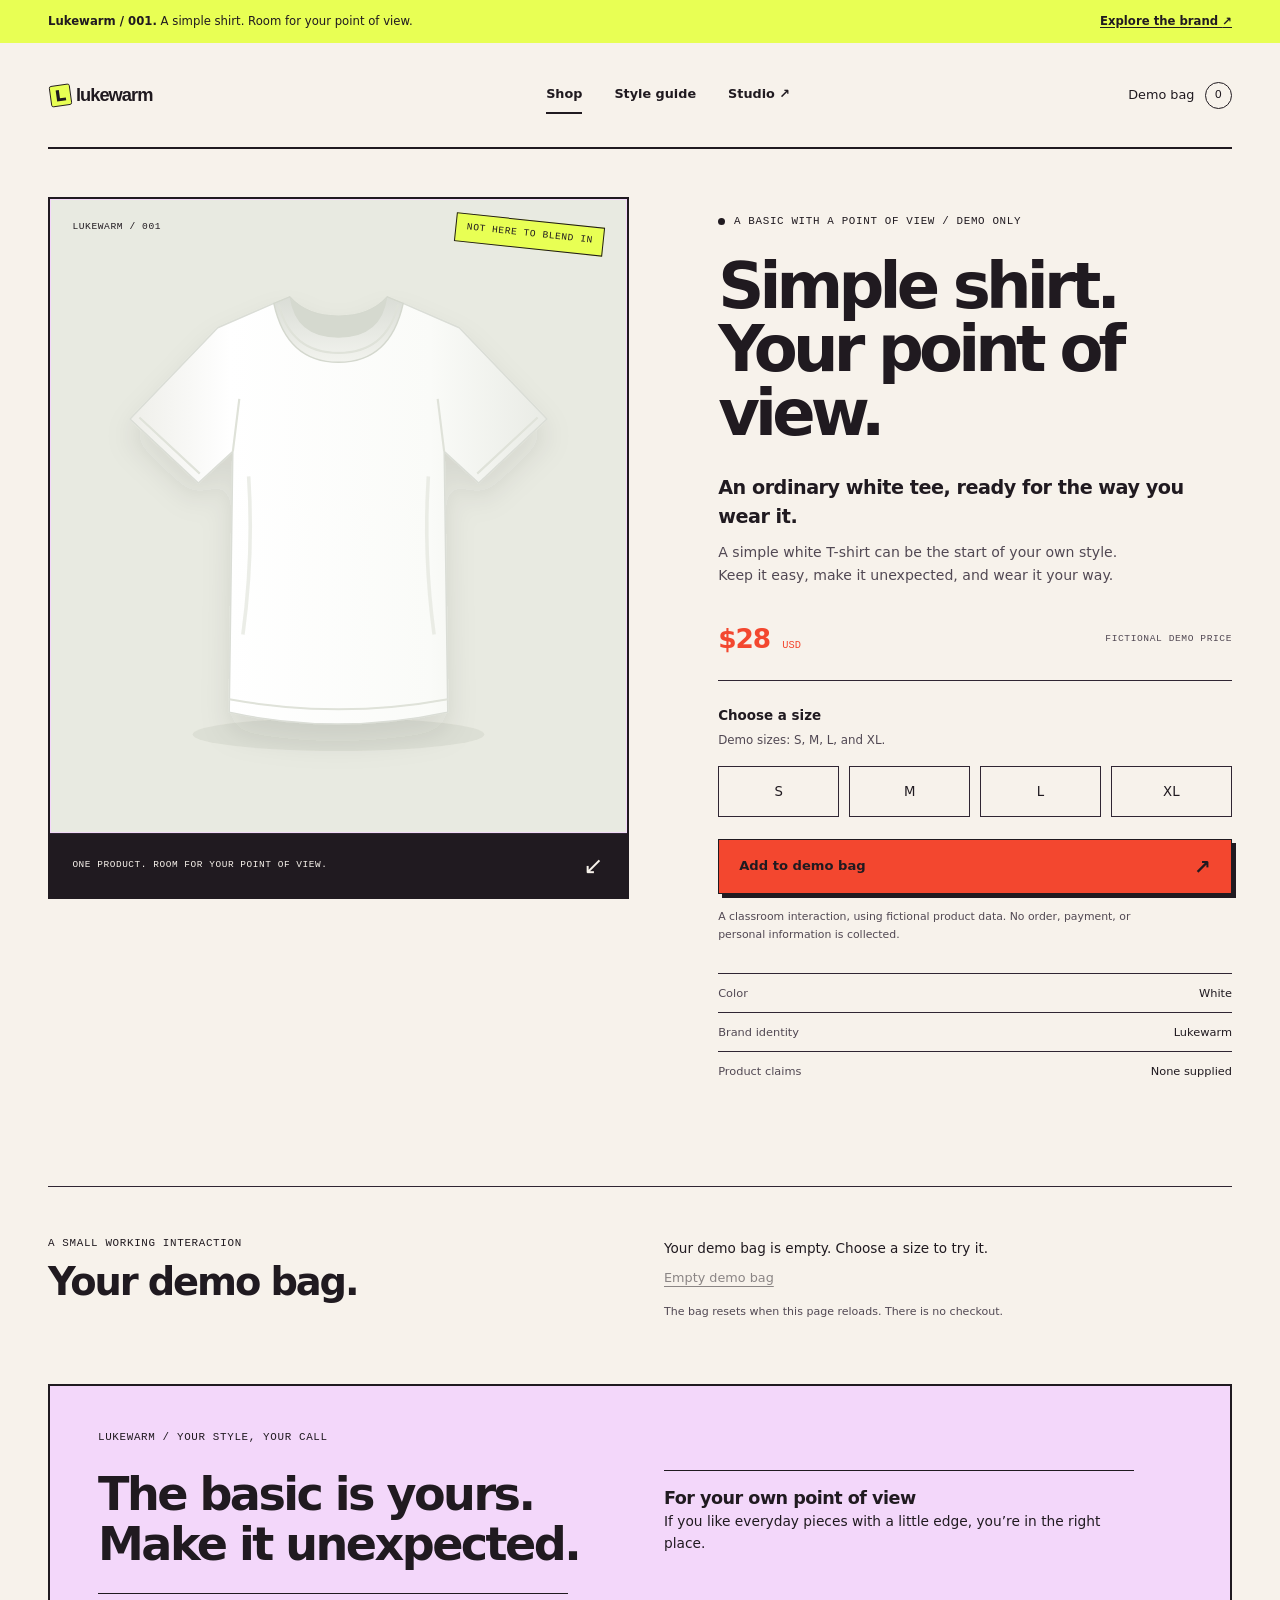
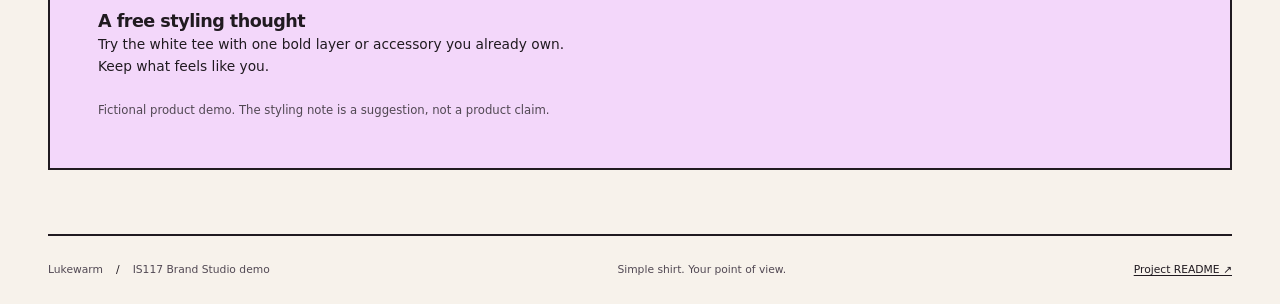
<file: public/index.html>
<!doctype html>
<html lang="en">
  <head>
    <meta charset="utf-8" />
    <meta name="viewport" content="width=device-width, initial-scale=1" />
    <meta
      name="description"
      content="Lukewarm is a playful, contrarian take on the everyday white T-shirt."
    />
    <title>Lukewarm — Simple shirt. Your point of view.</title>
    <link rel="icon" href="data:," />
    <link rel="stylesheet" href="styles.css" />
    <script src="shop.js" defer></script>
  </head>
  <body class="lukewarm-theme">
    <a class="skip-link" href="#main">Skip to content</a>
    <aside class="starter-notice" aria-label="Starter information">
      <span
        ><strong>Lukewarm / 001.</strong> A simple shirt. Room for your point of
        view.</span
      >
      <a href="studio.html"
        >Explore the brand <span aria-hidden="true">↗</span></a
      >
    </aside>
    <header class="site-header wrap">
      <a
        class="brand-link"
        href="index.html"
        aria-label="Lukewarm storefront home"
        ><img
          class="wordmark"
          src="assets/wordmark.svg"
          alt="Lukewarm"
          width="175"
          height="26"
      /></a>
      <nav class="main-nav" aria-label="Main navigation">
        <a class="nav-link" href="index.html" aria-current="page">Shop</a>
        <a class="nav-link" href="styleguide.html">Style guide</a>
        <a class="nav-link" href="studio.html"
          >Studio <span aria-hidden="true">↗</span></a
        >
      </nav>
      <a class="bag-link" href="#demo-bag" aria-label="View demo bag"
        >Demo bag <span id="bag-count" class="bag-count">0</span></a
      >
    </header>

    <main id="main">
      <section class="product-section wrap" aria-labelledby="product-title">
        <div class="product-visual">
          <div class="visual-label">
            <span>Lukewarm / 001</span><span>Not here to blend in</span>
          </div>
          <img
            class="shirt-image"
            src="assets/white-shirt.svg"
            alt="Plain white, unbranded short-sleeved T-shirt"
            width="800"
            height="880"
            fetchpriority="high"
          />
          <div class="image-caption">
            <span>One product. Room for your point of view.</span
            ><span aria-hidden="true">↙</span>
          </div>
        </div>
        <div class="product-information">
          <p class="eyebrow">
            <span class="status-dot" aria-hidden="true"></span> A basic with a
            point of view / demo only
          </p>
          <h1 id="product-title">Simple shirt.<br />Your point of view.</h1>
          <p class="product-intro">
            An ordinary white tee, ready for the way you wear it.
          </p>
          <p class="muted product-description">
            A simple white T-shirt can be the start of your own style. Keep it
            easy, make it unexpected, and wear it your way.
          </p>
          <div class="price-row">
            <p class="price">$28 <span>USD</span></p>
            <span class="micro-label">Fictional demo price</span>
          </div>
          <form id="product-form" class="product-form" novalidate>
            <fieldset aria-describedby="size-help size-error">
              <legend>Choose a size</legend>
              <p id="size-help" class="field-help">
                Demo sizes: S, M, L, and XL.
              </p>
              <div class="size-options">
                <label class="size-option"
                  ><input type="radio" name="size" value="S" /><span
                    >S</span
                  ></label
                >
                <label class="size-option"
                  ><input type="radio" name="size" value="M" /><span
                    >M</span
                  ></label
                >
                <label class="size-option"
                  ><input type="radio" name="size" value="L" /><span
                    >L</span
                  ></label
                >
                <label class="size-option"
                  ><input type="radio" name="size" value="XL" /><span
                    >XL</span
                  ></label
                >
              </div>
              <p id="size-error" class="field-error" role="alert" hidden>
                Choose a size before adding the shirt to your demo bag.
              </p>
            </fieldset>
            <button class="button button-primary add-button" type="submit">
              Add to demo bag <span aria-hidden="true">↗</span>
            </button>
          </form>
          <p class="demo-disclaimer">
            A classroom interaction, using fictional product data. No order,
            payment, or personal information is collected.
          </p>
          <dl class="product-facts">
            <div>
              <dt>Color</dt>
              <dd>White</dd>
            </div>
            <div>
              <dt>Brand identity</dt>
              <dd>Lukewarm</dd>
            </div>
            <div>
              <dt>Product claims</dt>
              <dd>None supplied</dd>
            </div>
          </dl>
        </div>
      </section>

      <section
        id="demo-bag"
        class="bag-section wrap"
        aria-labelledby="bag-title"
      >
        <div>
          <p class="eyebrow">A small working interaction</p>
          <h2 id="bag-title">Your demo bag.</h2>
        </div>
        <div class="bag-details">
          <p
            id="bag-status"
            class="bag-message"
            role="status"
            aria-live="polite"
            aria-atomic="true"
          >
            Your demo bag is empty. Choose a size to try it.
          </p>
          <ul id="bag-items" class="bag-items"></ul>
          <button id="clear-bag" class="text-button" type="button" disabled>
            Empty demo bag
          </button>
          <p class="field-help">
            The bag resets when this page reloads. There is no checkout.
          </p>
        </div>
      </section>

      <section class="starter-next wrap" aria-labelledby="next-title">
        <p class="eyebrow">Lukewarm / your style, your call</p>
        <h2 id="next-title">The basic is yours.<br />Make it unexpected.</h2>
        <div>
          <h3>For your own point of view</h3>
          <p>
            If you like everyday pieces with a little edge, you’re in the right
            place.
          </p>
        </div>
        <div>
          <h3>A free styling thought</h3>
          <p>
            Try the white tee with one bold layer or accessory you already own.
            Keep what feels like you.
          </p>
        </div>
        <p class="guide-note">
          Fictional product demo. The styling note is a suggestion, not a
          product claim.
        </p>
      </section>
    </main>

    <footer class="site-footer wrap">
      <p>
        Lukewarm <span class="footer-separator"> / </span> IS117 Brand Studio
        demo
      </p>
      <p class="footer-tagline">Simple shirt. Your point of view.</p>
      <a href="https://github.com/jo373-droid/is117-brand-studio#readme"
        >Project README <span aria-hidden="true">↗</span></a
      >
    </footer>
  </body>
</html>
</file>
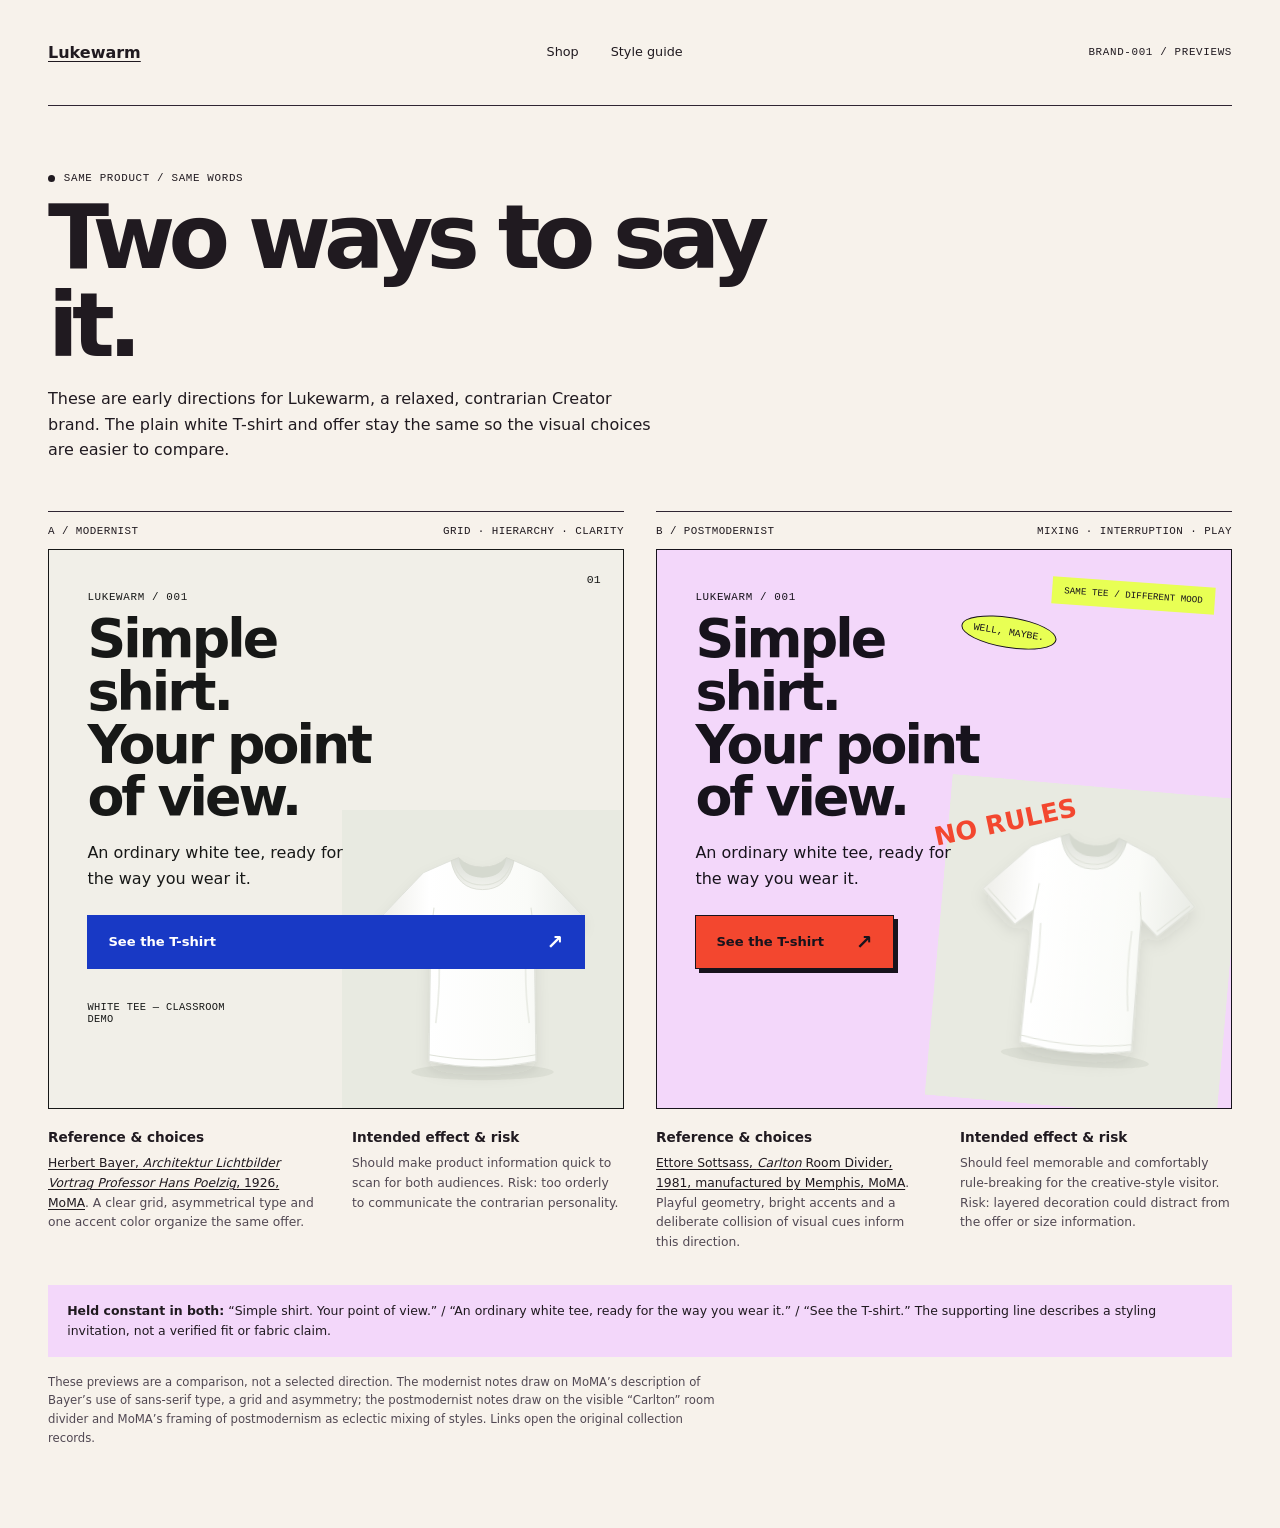
<file: public/explorations.html>
<!doctype html>
<html lang="en">
  <head>
    <meta charset="utf-8" />
    <meta name="viewport" content="width=device-width, initial-scale=1" />
    <meta
      name="description"
      content="Two same-copy visual directions for the Lukewarm white T-shirt."
    />
    <title>Lukewarm — hero directions</title>
    <link rel="stylesheet" href="styles.css" />
    <style>
      .explore-page {
        padding-block: 2rem 5rem;
      }
      .explore-intro {
        max-width: 760px;
        padding-block: 2rem 3rem;
      }
      .explore-intro h1 {
        font-size: clamp(2.8rem, 7vw, 6rem);
        margin-top: 0.4rem;
      }
      .explore-intro p:last-child {
        max-width: 620px;
        margin-top: 1rem;
      }
      .preview-grid {
        display: grid;
        grid-template-columns: repeat(2, minmax(0, 1fr));
        gap: 2rem;
      }
      .preview {
        min-width: 0;
      }
      .preview-label {
        display: flex;
        justify-content: space-between;
        gap: 1rem;
        padding-block: 0.8rem;
        border-top: 1px solid var(--color-line);
        font: 0.68rem var(--font-mono);
        text-transform: uppercase;
        letter-spacing: 0.04em;
      }
      .hero-card {
        min-height: 560px;
        position: relative;
        overflow: hidden;
        isolation: isolate;
        padding: clamp(1.4rem, 3vw, 3rem);
      }
      .hero-card h2 {
        position: relative;
        z-index: 2;
        max-width: 9ch;
        margin: 0.5rem 0 1rem;
        font-size: clamp(2.3rem, 4.2vw, 4.5rem);
        line-height: 0.98;
      }
      .hero-card p {
        position: relative;
        z-index: 2;
        max-width: 26ch;
      }
      .hero-card .button {
        position: relative;
        z-index: 2;
        margin-top: 1.5rem;
      }
      .hero-shirt {
        position: absolute;
        width: 52%;
        height: auto;
        right: 2%;
        bottom: 1%;
        z-index: 1;
      }
      .modern-card {
        display: grid;
        align-content: start;
        background: #f1efe8;
        color: #171817;
        border: 1px solid #171817;
      }
      .modern-card::before {
        content: "01";
        position: absolute;
        top: 1.4rem;
        right: 1.4rem;
        font: 0.72rem var(--font-mono);
      }
      .modern-card .hero-shirt {
        width: 49%;
        right: 0;
        bottom: -2%;
      }
      .modern-card .button-primary {
        background: #1839c5;
        border-color: #1839c5;
        color: white;
      }
      .modern-index {
        margin-top: auto;
        padding-top: 2rem;
        font: 0.65rem var(--font-mono);
        letter-spacing: 0.03em;
      }
      .post-card {
        background: #f3d7fa;
        color: #17131c;
        border: 1px solid #17131c;
      }
      .post-card::before {
        content: "SAME TEE / DIFFERENT MOOD";
        position: absolute;
        top: 2rem;
        right: 1rem;
        z-index: 3;
        transform: rotate(4deg);
        max-width: calc(100% - 2rem);
        padding: 0.5rem 0.75rem;
        background: #e8ff54;
        font: 0.58rem var(--font-mono);
      }
      .post-card::after {
        content: "NO RULES";
        position: absolute;
        left: 48%;
        top: 46%;
        z-index: 2;
        transform: rotate(-12deg);
        color: #f3472f;
        font: 700 clamp(1rem, 2vw, 1.7rem) var(--font-display);
      }
      .post-card .hero-shirt {
        width: 51%;
        right: 0;
        bottom: 0;
        transform: rotate(5deg);
      }
      .post-card .button-primary {
        background: #f3472f;
        border-color: #17131c;
        color: #17131c;
        box-shadow: 4px 4px 0 #17131c;
      }
      .post-tag {
        position: absolute;
        left: 53%;
        top: 12%;
        z-index: 2;
        padding: 0.55rem 0.7rem;
        background: #e8ff54;
        border: 1px solid #17131c;
        border-radius: 50%;
        transform: rotate(9deg);
        font: 0.62rem var(--font-mono);
      }
      .annotation-grid {
        display: grid;
        grid-template-columns: 1fr 1fr;
        gap: 2rem;
        margin-top: 1.2rem;
      }
      .annotation-grid h3 {
        font-size: 0.85rem;
        letter-spacing: 0;
      }
      .annotation-grid p {
        margin-top: 0.5rem;
        font-size: 0.77rem;
        color: var(--color-muted);
      }
      .annotation-grid a {
        color: var(--color-ink);
      }
      .same-copy {
        margin-top: 2rem;
        padding: 1rem 1.2rem;
        background: var(--color-soft);
        font-size: 0.78rem;
      }
      @media (max-width: 760px) {
        .preview-grid,
        .annotation-grid {
          grid-template-columns: 1fr;
        }
        .hero-card {
          min-height: 500px;
        }
        .hero-card h2 {
          font-size: clamp(2.7rem, 11vw, 4.3rem);
        }
      }
      @media (max-width: 420px) {
        .hero-card {
          min-height: 470px;
        }
        .hero-shirt {
          width: 62%;
        }
        .modern-card .hero-shirt,
        .post-card .hero-shirt {
          width: 60%;
        }
      }
    </style>
  </head>
  <body>
    <a class="skip-link" href="#main">Skip to content</a>
    <header class="site-header wrap">
      <a class="brand-link" href="index.html"><strong>Lukewarm</strong></a>
      <nav class="main-nav" aria-label="Main navigation">
        <a class="nav-link" href="index.html">Shop</a>
        <a class="nav-link" href="styleguide.html">Style guide</a>
      </nav>
      <span class="micro-label">BRAND-001 / previews</span>
    </header>
    <main id="main" class="wrap explore-page">
      <section class="explore-intro">
        <p class="eyebrow">
          <span class="status-dot" aria-hidden="true"></span> Same product /
          same words
        </p>
        <h1>Two ways to say it.</h1>
        <p>
          These are early directions for Lukewarm, a relaxed, contrarian Creator
          brand. The plain white T-shirt and offer stay the same so the visual
          choices are easier to compare.
        </p>
      </section>
      <div class="preview-grid">
        <article class="preview">
          <div class="preview-label">
            <span>A / Modernist</span><span>Grid · hierarchy · clarity</span>
          </div>
          <div class="hero-card modern-card">
            <p class="eyebrow">Lukewarm / 001</p>
            <h2 id="modern-title">Simple shirt.<br />Your point of view.</h2>
            <p>An ordinary white tee, ready for the way you wear it.</p>
            <a class="button button-primary" href="index.html"
              >See the T-shirt <span aria-hidden="true">↗</span></a
            >
            <p class="modern-index">WHITE TEE — CLASSROOM DEMO</p>
            <img
              class="hero-shirt"
              src="assets/white-shirt.svg"
              alt="Plain white T-shirt"
              width="800"
              height="880"
            />
          </div>
          <div class="annotation-grid">
            <div>
              <h3>Reference &amp; choices</h3>
              <p>
                <a href="https://www.moma.org/collection/works/5101"
                  >Herbert Bayer,
                  <i>Architektur Lichtbilder Vortrag Professor Hans Poelzig</i>,
                  1926, MoMA</a
                >. A clear grid, asymmetrical type and one accent color organize
                the same offer.
              </p>
            </div>
            <div>
              <h3>Intended effect &amp; risk</h3>
              <p>
                Should make product information quick to scan for both
                audiences. Risk: too orderly to communicate the contrarian
                personality.
              </p>
            </div>
          </div>
        </article>
        <article class="preview">
          <div class="preview-label">
            <span>B / Postmodernist</span
            ><span>Mixing · interruption · play</span>
          </div>
          <div class="hero-card post-card">
            <p class="eyebrow">Lukewarm / 001</p>
            <h2 id="post-title">Simple shirt.<br />Your point of view.</h2>
            <p>An ordinary white tee, ready for the way you wear it.</p>
            <a class="button button-primary" href="index.html"
              >See the T-shirt <span aria-hidden="true">↗</span></a
            >
            <span class="post-tag">WELL, MAYBE.</span>
            <img
              class="hero-shirt"
              src="assets/white-shirt.svg"
              alt="Plain white T-shirt"
              width="800"
              height="880"
            />
          </div>
          <div class="annotation-grid">
            <div>
              <h3>Reference &amp; choices</h3>
              <p>
                <a href="https://www.moma.org/collection/works/292736"
                  >Ettore Sottsass, <i>Carlton</i> Room Divider, 1981,
                  manufactured by Memphis, MoMA</a
                >. Playful geometry, bright accents and a deliberate collision
                of visual cues inform this direction.
              </p>
            </div>
            <div>
              <h3>Intended effect &amp; risk</h3>
              <p>
                Should feel memorable and comfortably rule-breaking for the
                creative-style visitor. Risk: layered decoration could distract
                from the offer or size information.
              </p>
            </div>
          </div>
        </article>
      </div>
      <p class="same-copy">
        <strong>Held constant in both:</strong> “Simple shirt. Your point of
        view.” / “An ordinary white tee, ready for the way you wear it.” / “See
        the T-shirt.” The supporting line describes a styling invitation, not a
        verified fit or fabric claim.
      </p>
      <p class="guide-note">
        These previews are a comparison, not a selected direction. The modernist
        notes draw on MoMA’s description of Bayer’s use of sans-serif type, a
        grid and asymmetry; the postmodernist notes draw on the visible
        “Carlton” room divider and MoMA’s framing of postmodernism as eclectic
        mixing of styles. Links open the original collection records.
      </p>
    </main>
  </body>
</html>
</file>
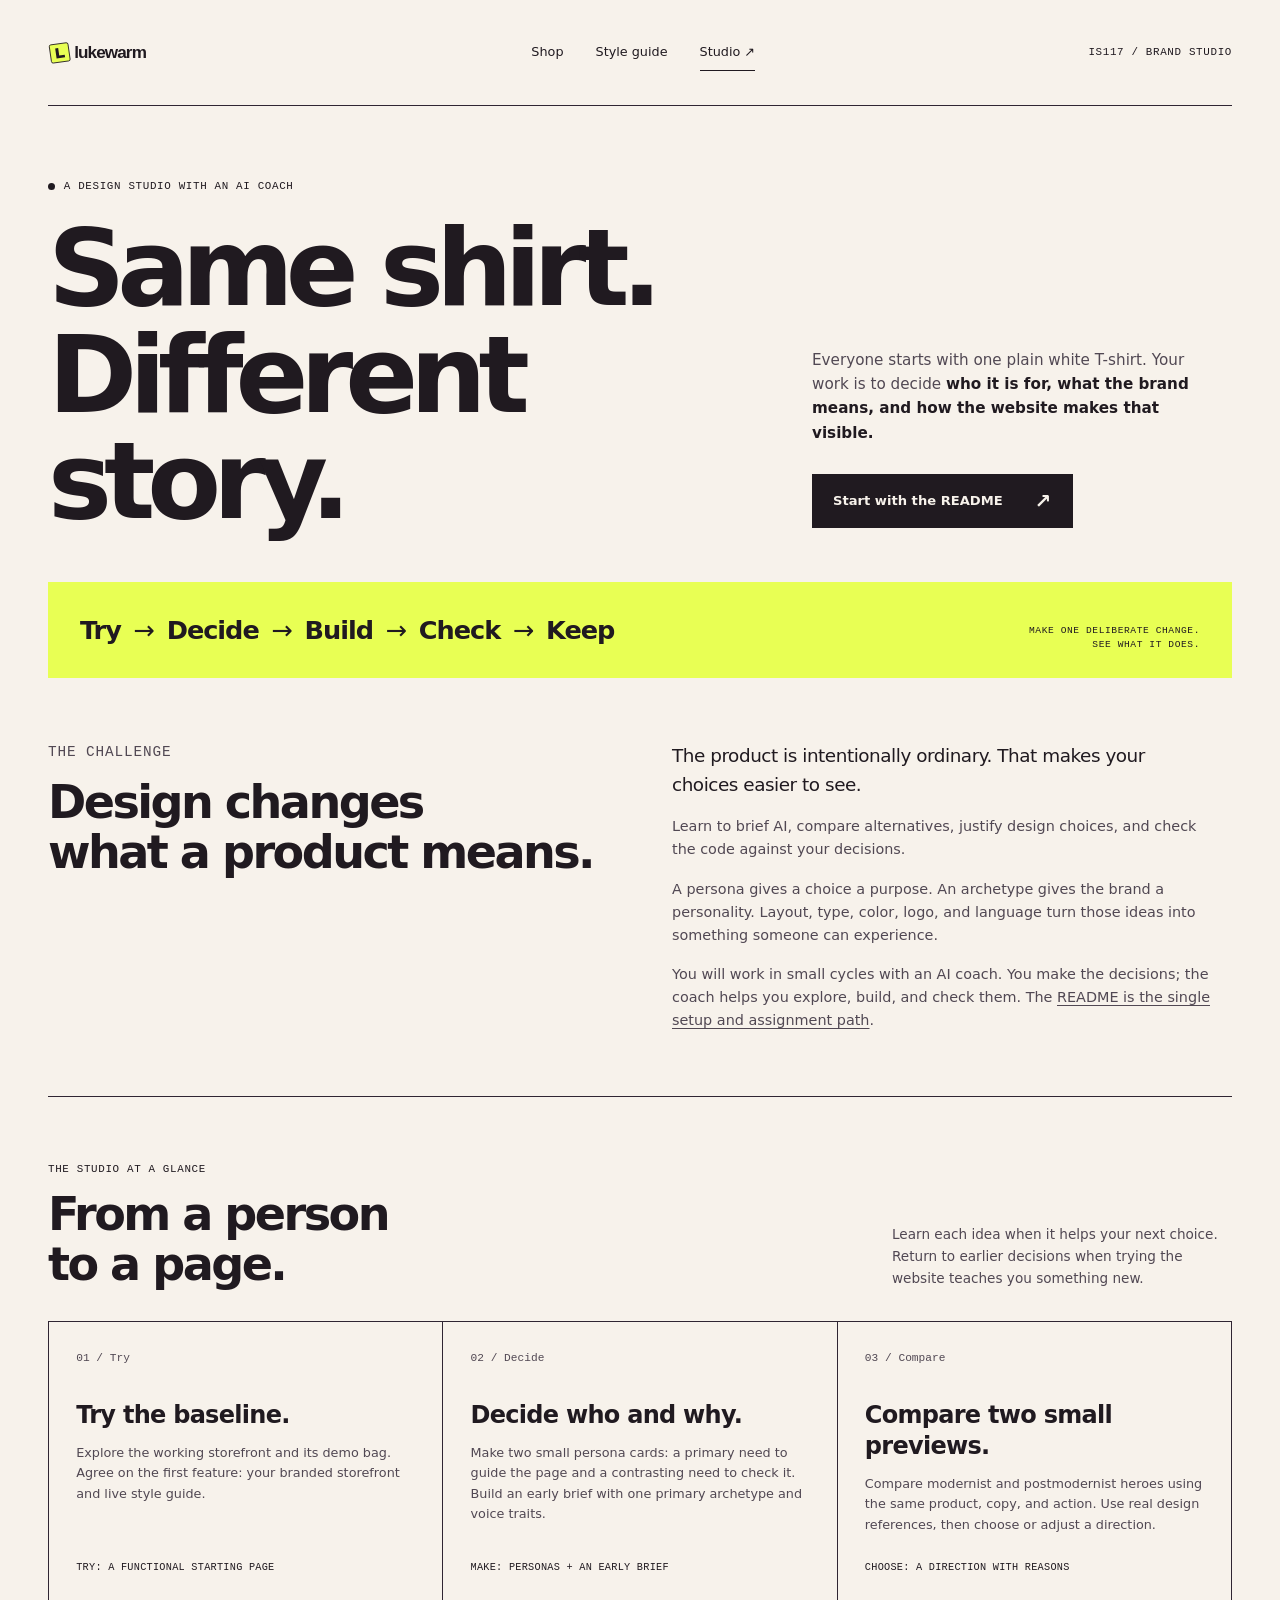
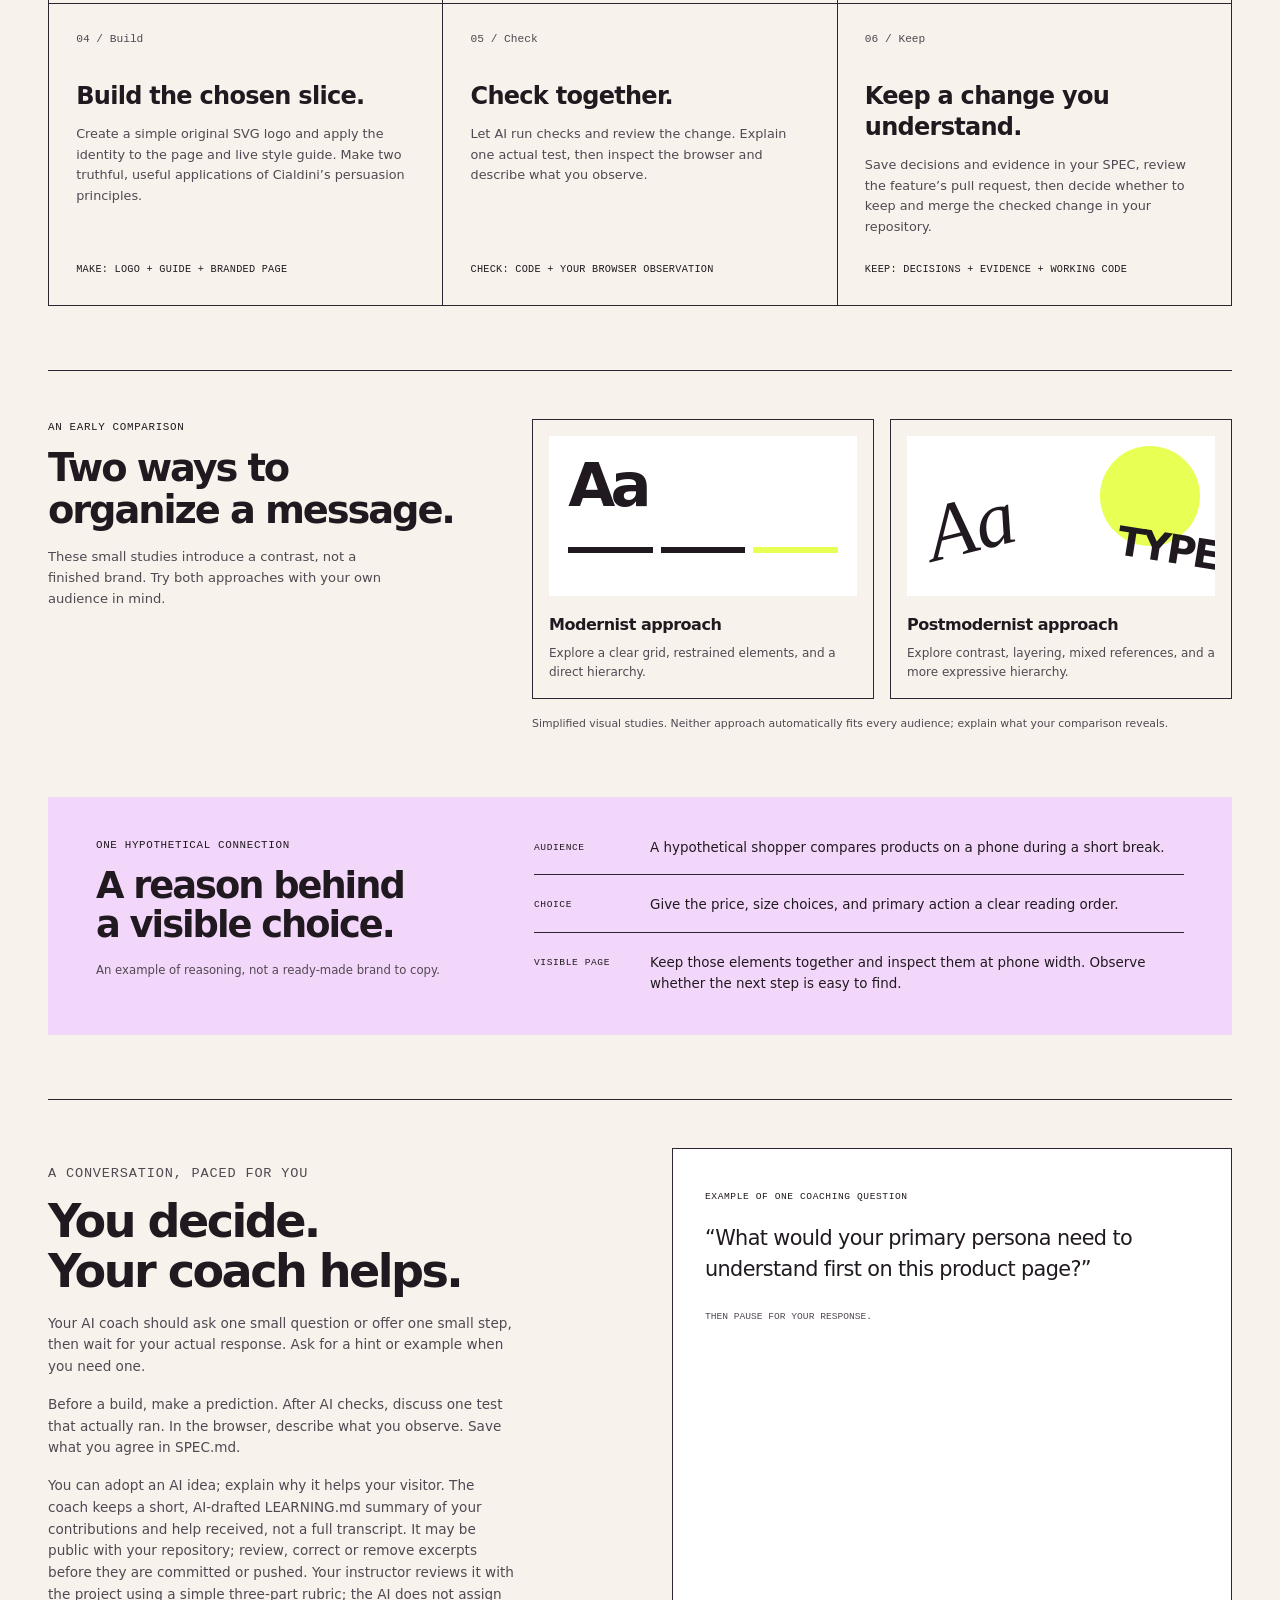
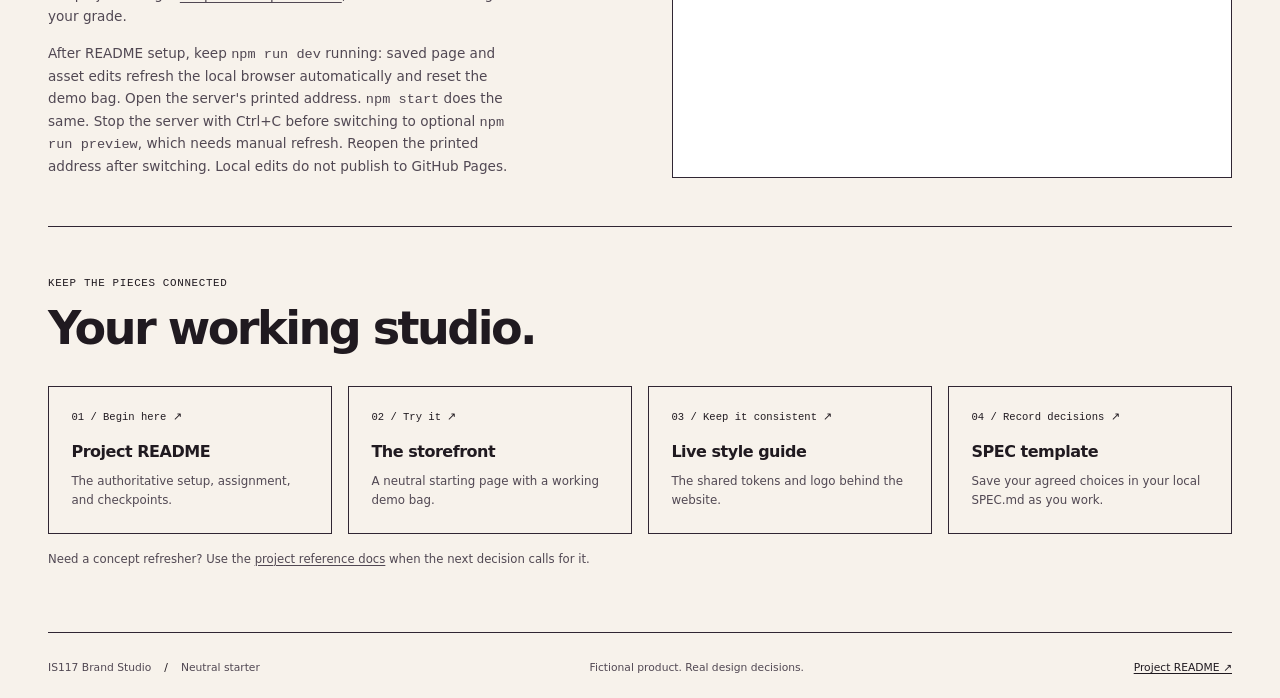
<file: public/studio.html>
<!doctype html>
<html lang="en">
  <head>
    <meta charset="utf-8" />
    <meta name="viewport" content="width=device-width, initial-scale=1" />
    <meta
      name="description"
      content="IS117 Brand Studio: turn one plain white T-shirt into a deliberate brand and website, with an AI coach and decisions you can explain."
    />
    <title>Same shirt. Different story. — IS117 Brand Studio</title>
    <link rel="icon" href="data:," />
    <link rel="stylesheet" href="styles.css" />
    <link rel="stylesheet" href="studio.css" />
  </head>
  <body>
    <a class="skip-link" href="#main">Skip to content</a>
    <header class="site-header wrap">
      <a
        class="brand-link"
        href="index.html"
        aria-label="Your Brand storefront home"
        ><img
          class="wordmark"
          src="assets/wordmark.svg"
          alt="Neutral starter wordmark"
          width="175"
          height="26"
      /></a>
      <nav class="main-nav" aria-label="Main navigation">
        <a class="nav-link" href="index.html">Shop</a
        ><a class="nav-link" href="styleguide.html">Style guide</a
        ><a class="nav-link" href="studio.html" aria-current="page"
          >Studio <span aria-hidden="true">↗</span></a
        >
      </nav>
      <span class="micro-label">IS117 / Brand Studio</span>
    </header>
    <main id="main">
      <section
        class="page-hero studio-hero wrap"
        aria-labelledby="studio-title"
      >
        <p class="eyebrow">
          <span class="status-dot" aria-hidden="true"></span> A design studio
          with an AI coach
        </p>
        <h1 id="studio-title">Same shirt.<br />Different story.</h1>
        <div class="hero-summary">
          <p>
            Everyone starts with one plain white T-shirt. Your work is to decide
            <strong
              >who it is for, what the brand means, and how the website makes
              that visible.</strong
            >
          </p>
          <a
            class="button button-primary"
            href="https://github.com/kaw393939/is117-brand-studio#readme"
            >Start with the README <span aria-hidden="true">↗</span></a
          >
        </div>
      </section>
      <div class="studio-ribbon wrap">
        <p class="cycle">
          Try <span aria-hidden="true">→</span> Decide
          <span aria-hidden="true">→</span> Build
          <span aria-hidden="true">→</span> Check
          <span aria-hidden="true">→</span> Keep
        </p>
        <p class="micro-label">
          Make one deliberate change.<br />See what it does.
        </p>
      </div>

      <section class="studio-intro wrap" aria-labelledby="why-title">
        <div>
          <p class="eyebrow">The challenge</p>
          <h2 id="why-title">Design changes<br />what a product means.</h2>
        </div>
        <div>
          <p class="lead">
            The product is intentionally ordinary. That makes your choices
            easier to see.
          </p>
          <p>
            Learn to brief AI, compare alternatives, justify design choices, and
            check the code against your decisions.
          </p>
          <p>
            A persona gives a choice a purpose. An archetype gives the brand a
            personality. Layout, type, color, logo, and language turn those
            ideas into something someone can experience.
          </p>
          <p>
            You will work in small cycles with an AI coach. You make the
            decisions; the coach helps you explore, build, and check them. The
            <a href="https://github.com/kaw393939/is117-brand-studio#readme"
              >README is the single setup and assignment path</a
            >.
          </p>
        </div>
      </section>

      <section class="path-section wrap" aria-labelledby="path-title">
        <div class="path-intro">
          <div>
            <p class="eyebrow">The studio at a glance</p>
            <h2 id="path-title">From a person<br />to a page.</h2>
          </div>
          <p>
            Learn each idea when it helps your next choice. Return to earlier
            decisions when trying the website teaches you something new.
          </p>
        </div>
        <ol class="studio-path">
          <li>
            <span class="stage-number">01 / Try</span>
            <h3>Try the baseline.</h3>
            <p>
              Explore the working storefront and its demo bag. Agree on the
              first feature: your branded storefront and live style guide.
            </p>
            <p class="stage-output">Try: a functional starting page</p>
          </li>
          <li>
            <span class="stage-number">02 / Decide</span>
            <h3>Decide who and why.</h3>
            <p>
              Make two small persona cards: a primary need to guide the page and
              a contrasting need to check it. Build an early brief with one
              primary archetype and voice traits.
            </p>
            <p class="stage-output">Make: personas + an early brief</p>
          </li>
          <li>
            <span class="stage-number">03 / Compare</span>
            <h3>Compare two small previews.</h3>
            <p>
              Compare modernist and postmodernist heroes using the same product,
              copy, and action. Use real design references, then choose or
              adjust a direction.
            </p>
            <p class="stage-output">Choose: a direction with reasons</p>
          </li>
          <li>
            <span class="stage-number">04 / Build</span>
            <h3>Build the chosen slice.</h3>
            <p>
              Create a simple original SVG logo and apply the identity to the
              page and live style guide. Make two truthful, useful applications
              of Cialdini’s persuasion principles.
            </p>
            <p class="stage-output">Make: logo + guide + branded page</p>
          </li>
          <li>
            <span class="stage-number">05 / Check</span>
            <h3>Check together.</h3>
            <p>
              Let AI run checks and review the change. Explain one actual test,
              then inspect the browser and describe what you observe.
            </p>
            <p class="stage-output">Check: code + your browser observation</p>
          </li>
          <li>
            <span class="stage-number">06 / Keep</span>
            <h3>Keep a change you understand.</h3>
            <p>
              Save decisions and evidence in your SPEC, review the feature’s
              pull request, then decide whether to keep and merge the checked
              change in your repository.
            </p>
            <p class="stage-output">
              Keep: decisions + evidence + working code
            </p>
          </li>
        </ol>
      </section>

      <section
        class="comparison-section wrap"
        aria-labelledby="comparison-title"
      >
        <div>
          <p class="eyebrow">An early comparison</p>
          <h2 id="comparison-title">Two ways to<br />organize a message.</h2>
          <p class="comparison-description">
            These small studies introduce a contrast, not a finished brand. Try
            both approaches with your own audience in mind.
          </p>
        </div>
        <div class="comparison-grid">
          <article class="direction-card">
            <div class="direction-sketch modern-sketch" aria-hidden="true">
              <i></i><i></i><i></i>
            </div>
            <h3>Modernist approach</h3>
            <p>
              Explore a clear grid, restrained elements, and a direct hierarchy.
            </p>
          </article>
          <article class="direction-card">
            <div class="direction-sketch postmodern-sketch" aria-hidden="true">
              <i></i>
            </div>
            <h3>Postmodernist approach</h3>
            <p>
              Explore contrast, layering, mixed references, and a more
              expressive hierarchy.
            </p>
          </article>
          <p class="comparison-caption">
            Simplified visual studies. Neither approach automatically fits every
            audience; explain what your comparison reveals.
          </p>
        </div>
      </section>

      <section class="example-section wrap" aria-labelledby="example-title">
        <div>
          <p class="eyebrow">One hypothetical connection</p>
          <h2 id="example-title">A reason behind<br />a visible choice.</h2>
          <p class="guide-note">
            An example of reasoning, not a ready-made brand to copy.
          </p>
        </div>
        <div class="example-chain">
          <div class="example-step">
            <span class="micro-label">Audience</span>
            <p>
              A hypothetical shopper compares products on a phone during a short
              break.
            </p>
          </div>
          <div class="example-step">
            <span class="micro-label">Choice</span>
            <p>
              Give the price, size choices, and primary action a clear reading
              order.
            </p>
          </div>
          <div class="example-step">
            <span class="micro-label">Visible page</span>
            <p>
              Keep those elements together and inspect them at phone width.
              Observe whether the next step is easy to find.
            </p>
          </div>
        </div>
      </section>

      <section class="coach-section wrap" aria-labelledby="coach-title">
        <div>
          <p class="eyebrow">A conversation, paced for you</p>
          <h2 id="coach-title">You decide.<br />Your coach helps.</h2>
          <p>
            Your AI coach should ask one small question or offer one small step,
            then wait for your actual response. Ask for a hint or example when
            you need one.
          </p>
          <p>
            Before a build, make a prediction. After AI checks, discuss one test
            that actually ran. In the browser, describe what you observe. Save
            what you agree in SPEC.md.
          </p>
          <p>
            You can adopt an AI idea; explain why it helps your visitor. The
            coach keeps a short, AI-drafted LEARNING.md summary of your
            contributions and help received, not a full transcript. It may be
            public with your repository; review, correct or remove excerpts
            before they are committed or pushed. Your instructor reviews it with
            the project using a
            <a
              href="https://github.com/kaw393939/is117-brand-studio/blob/main/docs/assessment.md"
              >simple three-part rubric</a
            >; the AI does not assign your grade.
          </p>
          <p>
            After README setup, keep <code>npm run dev</code> running: saved
            page and asset edits refresh the local browser automatically and
            reset the demo bag. Open the server's printed address.
            <code>npm start</code> does the same. Stop the server with Ctrl+C
            before switching to optional <code>npm run preview</code>, which
            needs manual refresh. Reopen the printed address after switching.
            Local edits do not publish to GitHub Pages.
          </p>
        </div>
        <blockquote class="coach-quote">
          <span class="micro-label">Example of one coaching question</span>
          <p>
            “What would your primary persona need to understand first on this
            product page?”
          </p>
          <footer>Then pause for your response.</footer>
        </blockquote>
      </section>

      <section class="resource-section wrap" aria-labelledby="resources-title">
        <p class="eyebrow">Keep the pieces connected</p>
        <h2 id="resources-title">Your working studio.</h2>
        <div class="resource-grid">
          <a
            class="resource-card"
            href="https://github.com/kaw393939/is117-brand-studio#readme"
            ><span>01 / Begin here ↗</span>
            <h3>Project README</h3>
            <p>The authoritative setup, assignment, and checkpoints.</p></a
          >
          <a class="resource-card" href="index.html"
            ><span>02 / Try it ↗</span>
            <h3>The storefront</h3>
            <p>A neutral starting page with a working demo bag.</p></a
          >
          <a class="resource-card" href="styleguide.html"
            ><span>03 / Keep it consistent ↗</span>
            <h3>Live style guide</h3>
            <p>The shared tokens and logo behind the website.</p></a
          >
          <a
            class="resource-card"
            href="https://github.com/kaw393939/is117-brand-studio/blob/main/SPEC.md"
            ><span>04 / Record decisions ↗</span>
            <h3>SPEC template</h3>
            <p>
              Save your agreed choices in your local SPEC.md as you work.
            </p></a
          >
        </div>
        <p class="guide-note">
          Need a concept refresher? Use the
          <a
            href="https://github.com/kaw393939/is117-brand-studio/tree/main/docs"
            >project reference docs</a
          >
          when the next decision calls for it.
        </p>
      </section>
    </main>
    <footer class="site-footer wrap">
      <p>
        IS117 Brand Studio <span class="footer-separator"> / </span> Neutral
        starter
      </p>
      <p class="footer-tagline">Fictional product. Real design decisions.</p>
      <a href="https://github.com/kaw393939/is117-brand-studio#readme"
        >Project README <span aria-hidden="true">↗</span></a
      >
    </footer>
  </body>
</html>
</file>
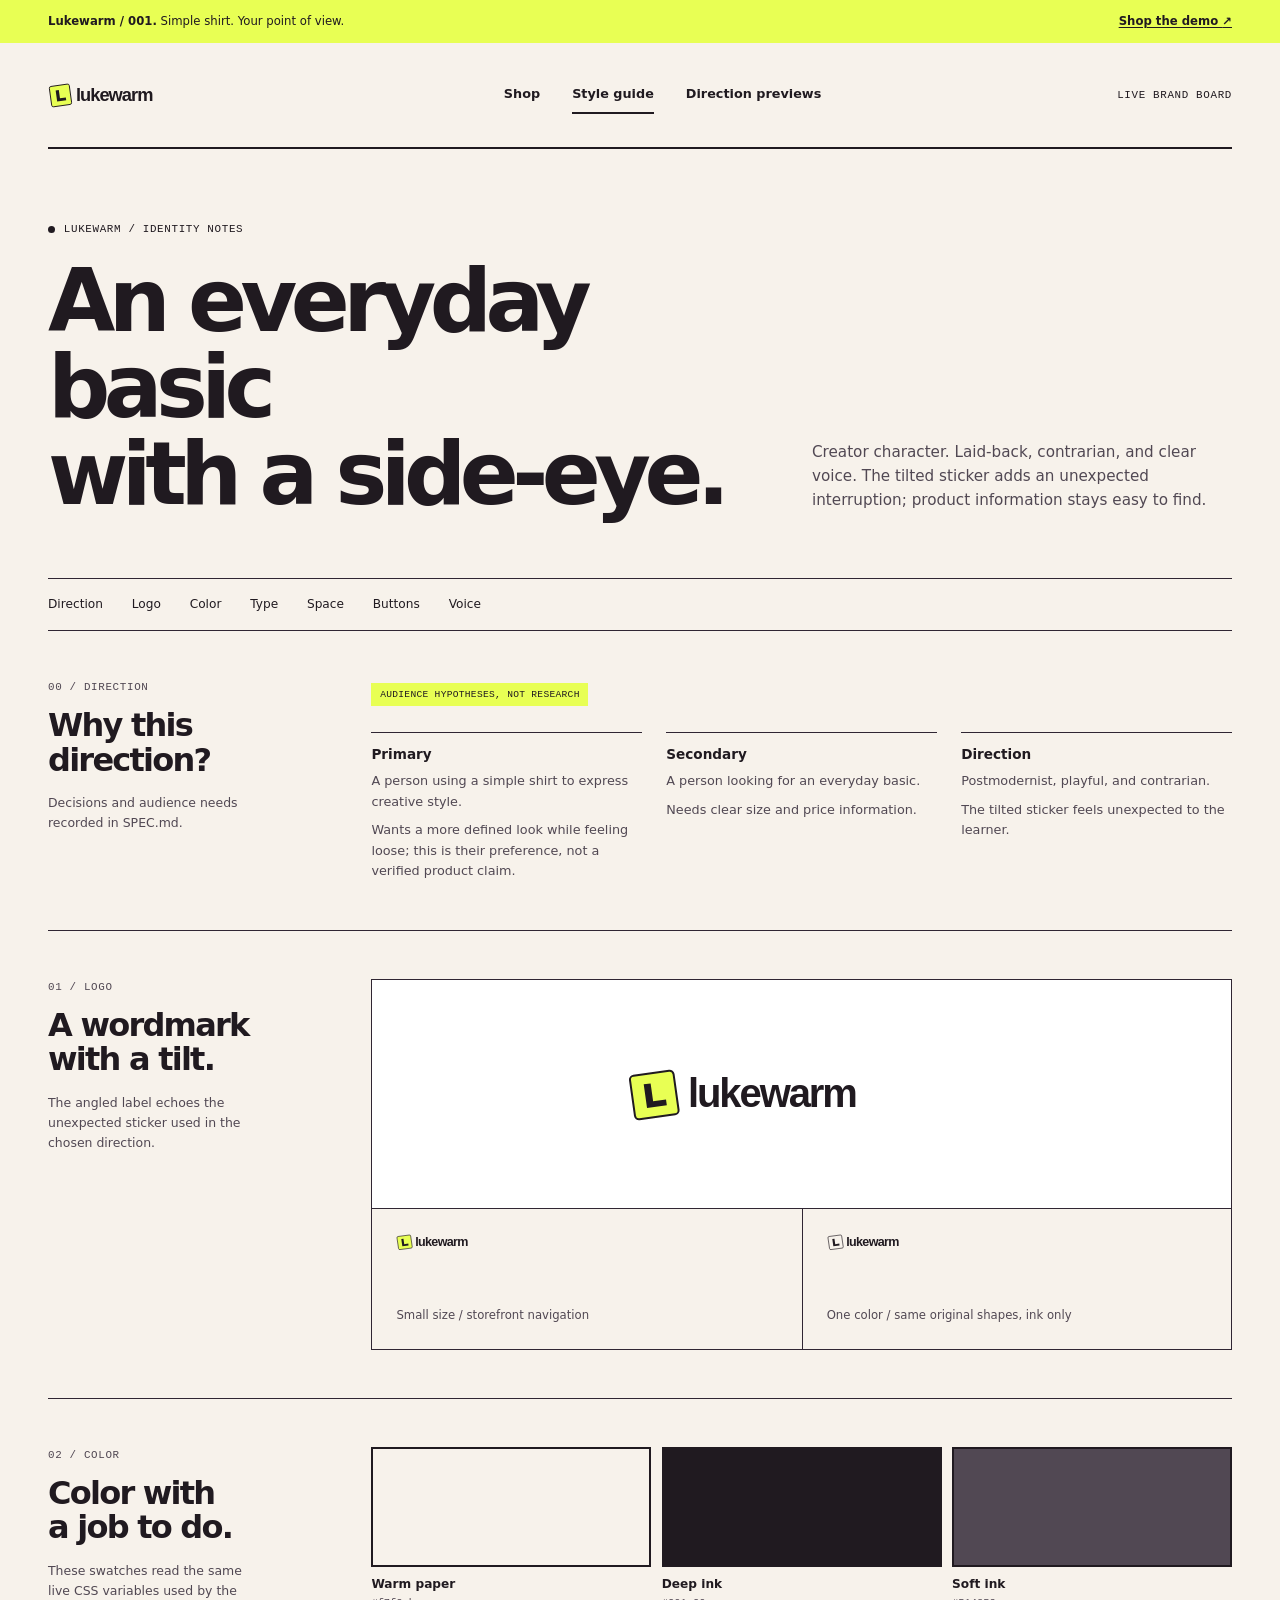
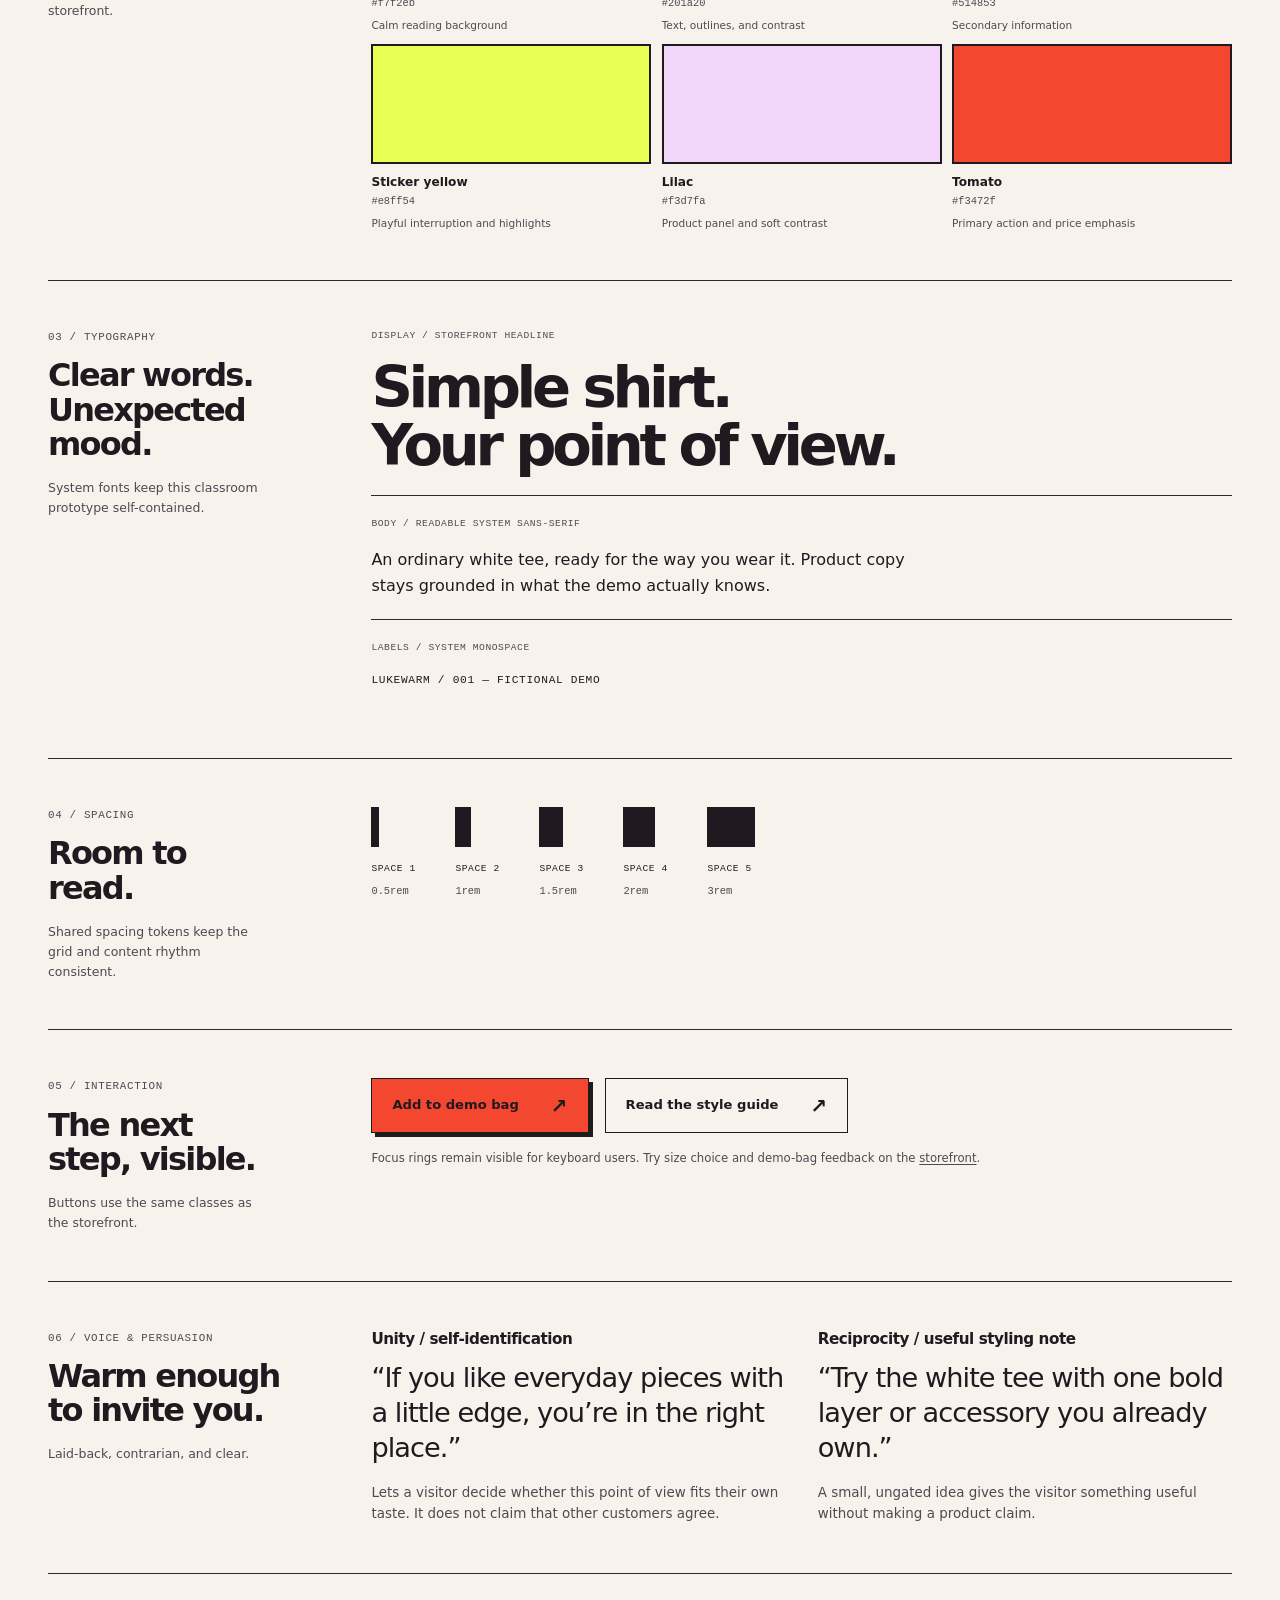
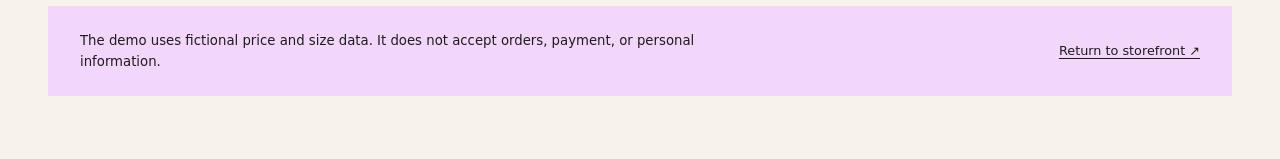
<file: public/styleguide.html>
<!doctype html>
<html lang="en">
  <head>
    <meta charset="utf-8" />
    <meta name="viewport" content="width=device-width, initial-scale=1" />
    <meta
      name="description"
      content="Lukewarm’s live style guide shares the storefront’s CSS tokens and logo assets."
    />
    <title>Lukewarm — Live style guide</title>
    <link rel="icon" href="data:," />
    <link rel="stylesheet" href="styles.css" />
    <script src="styleguide.js" defer></script>
  </head>
  <body class="lukewarm-theme">
    <a class="skip-link" href="#main">Skip to content</a>
    <aside class="starter-notice" aria-label="Brand note">
      <span
        ><strong>Lukewarm / 001.</strong> Simple shirt. Your point of
        view.</span
      >
      <a href="index.html">Shop the demo <span aria-hidden="true">↗</span></a>
    </aside>
    <header class="site-header wrap">
      <a
        class="brand-link"
        href="index.html"
        aria-label="Lukewarm storefront home"
      >
        <img
          class="wordmark"
          src="assets/wordmark.svg"
          alt="Lukewarm"
          width="175"
          height="34"
        />
      </a>
      <nav class="main-nav" aria-label="Main navigation">
        <a class="nav-link" href="index.html">Shop</a>
        <a class="nav-link" href="styleguide.html" aria-current="page"
          >Style guide</a
        >
        <a class="nav-link" href="explorations.html">Direction previews</a>
      </nav>
      <span class="micro-label">Live brand board</span>
    </header>
    <main id="main">
      <section class="page-hero wrap" aria-labelledby="guide-title">
        <p class="eyebrow">
          <span class="status-dot" aria-hidden="true"></span> Lukewarm /
          identity notes
        </p>
        <h1 id="guide-title">An everyday basic<br />with a side-eye.</h1>
        <p class="hero-summary">
          Creator character. Laid-back, contrarian, and clear voice. The tilted
          sticker adds an unexpected interruption; product information stays
          easy to find.
        </p>
      </section>
      <nav class="page-subnav wrap" aria-label="Style guide sections">
        <a class="section-link" href="#direction">Direction</a>
        <a class="section-link" href="#logo">Logo</a>
        <a class="section-link" href="#palette">Color</a>
        <a class="section-link" href="#type">Type</a>
        <a class="section-link" href="#spacing">Space</a>
        <a class="section-link" href="#buttons">Buttons</a>
        <a class="section-link" href="#voice">Voice</a>
      </nav>
      <section
        id="direction"
        class="guide-section wrap"
        aria-labelledby="direction-title"
      >
        <div class="section-heading">
          <span class="section-number">00 / Direction</span>
          <h2 id="direction-title">Why this<br />direction?</h2>
          <p>Decisions and audience needs recorded in SPEC.md.</p>
        </div>
        <div class="guide-content">
          <span class="draft-label">Audience hypotheses, not research</span>
          <div class="decision-grid">
            <div>
              <h3>Primary</h3>
              <p>A person using a simple shirt to express creative style.</p>
              <p>
                Wants a more defined look while feeling loose; this is their
                preference, not a verified product claim.
              </p>
            </div>
            <div>
              <h3>Secondary</h3>
              <p>A person looking for an everyday basic.</p>
              <p>Needs clear size and price information.</p>
            </div>
            <div>
              <h3>Direction</h3>
              <p>Postmodernist, playful, and contrarian.</p>
              <p>The tilted sticker feels unexpected to the learner.</p>
            </div>
          </div>
        </div>
      </section>
      <section
        id="logo"
        class="guide-section wrap"
        aria-labelledby="logo-title"
      >
        <div class="section-heading">
          <span class="section-number">01 / Logo</span>
          <h2 id="logo-title">A wordmark<br />with a tilt.</h2>
          <p>
            The angled label echoes the unexpected sticker used in the chosen
            direction.
          </p>
        </div>
        <div class="guide-content">
          <div class="logo-board">
            <img
              src="assets/wordmark.svg"
              alt="Lukewarm color wordmark"
              width="350"
              height="60"
            />
          </div>
          <div class="logo-variants">
            <div class="logo-variant">
              <img
                class="logo-small"
                src="assets/wordmark.svg"
                alt="Lukewarm wordmark at navigation size"
                width="150"
                height="34"
              />
              <p>Small size / storefront navigation</p>
            </div>
            <div class="logo-variant">
              <img
                class="logo-small"
                src="assets/wordmark-mono.svg"
                alt="Lukewarm one-color wordmark"
                width="150"
                height="34"
              />
              <p>One color / same original shapes, ink only</p>
            </div>
          </div>
        </div>
      </section>
      <section
        id="palette"
        class="guide-section wrap"
        aria-labelledby="palette-title"
      >
        <div class="section-heading">
          <span class="section-number">02 / Color</span>
          <h2 id="palette-title">Color with<br />a job to do.</h2>
          <p>
            These swatches read the same live CSS variables used by the
            storefront.
          </p>
        </div>
        <div class="guide-content">
          <div class="palette-grid">
            <article class="palette-card">
              <div
                class="color-swatch"
                style="--swatch-color: var(--color-paper)"
              ></div>
              <h3>Warm paper</h3>
              <code data-color-token="--color-paper">CSS token</code>
              <p>Calm reading background</p>
            </article>
            <article class="palette-card">
              <div
                class="color-swatch"
                style="--swatch-color: var(--color-ink)"
              ></div>
              <h3>Deep ink</h3>
              <code data-color-token="--color-ink">CSS token</code>
              <p>Text, outlines, and contrast</p>
            </article>
            <article class="palette-card">
              <div
                class="color-swatch"
                style="--swatch-color: var(--color-muted)"
              ></div>
              <h3>Soft ink</h3>
              <code data-color-token="--color-muted">CSS token</code>
              <p>Secondary information</p>
            </article>
            <article class="palette-card">
              <div
                class="color-swatch"
                style="--swatch-color: var(--color-accent)"
              ></div>
              <h3>Sticker yellow</h3>
              <code data-color-token="--color-accent">CSS token</code>
              <p>Playful interruption and highlights</p>
            </article>
            <article class="palette-card">
              <div
                class="color-swatch"
                style="--swatch-color: var(--color-soft)"
              ></div>
              <h3>Lilac</h3>
              <code data-color-token="--color-soft">CSS token</code>
              <p>Product panel and soft contrast</p>
            </article>
            <article class="palette-card">
              <div
                class="color-swatch"
                style="--swatch-color: var(--color-action)"
              ></div>
              <h3>Tomato</h3>
              <code data-color-token="--color-action">CSS token</code>
              <p>Primary action and price emphasis</p>
            </article>
          </div>
        </div>
      </section>
      <section
        id="type"
        class="guide-section wrap"
        aria-labelledby="type-title"
      >
        <div class="section-heading">
          <span class="section-number">03 / Typography</span>
          <h2 id="type-title">Clear words.<br />Unexpected mood.</h2>
          <p>System fonts keep this classroom prototype self-contained.</p>
        </div>
        <div class="guide-content">
          <div class="type-specimen">
            <span class="type-label">Display / storefront headline</span>
            <p class="type-display">Simple shirt.<br />Your point of view.</p>
          </div>
          <div class="type-specimen">
            <span class="type-label">Body / readable system sans-serif</span>
            <p class="type-body">
              An ordinary white tee, ready for the way you wear it. Product copy
              stays grounded in what the demo actually knows.
            </p>
          </div>
          <div class="type-specimen">
            <span class="type-label">Labels / system monospace</span>
            <p class="type-mono">Lukewarm / 001 — fictional demo</p>
          </div>
        </div>
      </section>
      <section
        id="spacing"
        class="guide-section wrap"
        aria-labelledby="spacing-title"
      >
        <div class="section-heading">
          <span class="section-number">04 / Spacing</span>
          <h2 id="spacing-title">Room to<br />read.</h2>
          <p>
            Shared spacing tokens keep the grid and content rhythm consistent.
          </p>
        </div>
        <div class="guide-content">
          <div class="spacing-grid">
            <div class="spacing-token">
              <div
                class="spacing-bar"
                style="--token-size: var(--space-1)"
              ></div>
              <span class="token-name">Space 1</span
              ><code data-space-token="--space-1">CSS token</code>
            </div>
            <div class="spacing-token">
              <div
                class="spacing-bar"
                style="--token-size: var(--space-2)"
              ></div>
              <span class="token-name">Space 2</span
              ><code data-space-token="--space-2">CSS token</code>
            </div>
            <div class="spacing-token">
              <div
                class="spacing-bar"
                style="--token-size: var(--space-3)"
              ></div>
              <span class="token-name">Space 3</span
              ><code data-space-token="--space-3">CSS token</code>
            </div>
            <div class="spacing-token">
              <div
                class="spacing-bar"
                style="--token-size: var(--space-4)"
              ></div>
              <span class="token-name">Space 4</span
              ><code data-space-token="--space-4">CSS token</code>
            </div>
            <div class="spacing-token">
              <div
                class="spacing-bar"
                style="--token-size: var(--space-5)"
              ></div>
              <span class="token-name">Space 5</span
              ><code data-space-token="--space-5">CSS token</code>
            </div>
          </div>
        </div>
      </section>
      <section
        id="buttons"
        class="guide-section wrap"
        aria-labelledby="buttons-title"
      >
        <div class="section-heading">
          <span class="section-number">05 / Interaction</span>
          <h2 id="buttons-title">The next<br />step, visible.</h2>
          <p>Buttons use the same classes as the storefront.</p>
        </div>
        <div class="guide-content">
          <div class="button-samples">
            <span class="button button-primary"
              >Add to demo bag <span aria-hidden="true">↗</span></span
            ><span class="button button-secondary"
              >Read the style guide <span aria-hidden="true">↗</span></span
            >
          </div>
          <p class="guide-note">
            Focus rings remain visible for keyboard users. Try size choice and
            demo-bag feedback on the <a href="index.html">storefront</a>.
          </p>
        </div>
      </section>
      <section
        id="voice"
        class="guide-section wrap"
        aria-labelledby="voice-title"
      >
        <div class="section-heading">
          <span class="section-number">06 / Voice &amp; persuasion</span>
          <h2 id="voice-title">Warm enough<br />to invite you.</h2>
          <p>Laid-back, contrarian, and clear.</p>
        </div>
        <div class="guide-content">
          <div class="voice-grid">
            <div>
              <h3>Unity / self-identification</h3>
              <p class="voice-example">
                “If you like everyday pieces with a little edge, you’re in the
                right place.”
              </p>
              <p>
                Lets a visitor decide whether this point of view fits their own
                taste. It does not claim that other customers agree.
              </p>
            </div>
            <div>
              <h3>Reciprocity / useful styling note</h3>
              <p class="voice-example">
                “Try the white tee with one bold layer or accessory you already
                own.”
              </p>
              <p>
                A small, ungated idea gives the visitor something useful without
                making a product claim.
              </p>
            </div>
          </div>
        </div>
      </section>
      <section class="wrap guide-footer-note">
        <p>
          The demo uses fictional price and size data. It does not accept
          orders, payment, or personal information.
        </p>
        <a href="index.html">Return to storefront ↗</a>
      </section>
    </main>
  </body>
</html>
</file>
<file: public/styles.css>
/* Shared brand tokens. Change these after you agree on your brand direction.
   Both the storefront and the live style guide use this file. */
:root {
  --color-paper: #f7f2eb;
  --color-ink: #201a20;
  --color-muted: #514853;
  --color-line: #302633;
  --color-accent: #e8ff54;
  --color-soft: #f3d7fa;
  --color-action: #f3472f;
  --color-white: #fff;
  --color-danger: #a52b21;
  --font-body:
    system-ui, -apple-system, blinkmacsystemfont, "Segoe UI", sans-serif;
  --font-display:
    system-ui, -apple-system, blinkmacsystemfont, "Segoe UI", sans-serif;
  --font-mono: ui-monospace, sfmono-regular, consolas, monospace;
  --space-1: 0.5rem;
  --space-2: 1rem;
  --space-3: 1.5rem;
  --space-4: 2rem;
  --space-5: 3rem;
  --space-6: 4rem;
  --page-width: 1440px;
}

* {
  box-sizing: border-box;
}

html {
  scroll-behavior: smooth;
  scroll-padding-top: 1.5rem;
}

body {
  margin: 0;
  background: var(--color-paper);
  color: var(--color-ink);
  font-family: var(--font-body);
  line-height: 1.6;
  -webkit-font-smoothing: antialiased;
}

img,
svg {
  display: block;
  max-width: 100%;
}

button,
a,
input {
  -webkit-tap-highlight-color: transparent;
}

a {
  color: inherit;
  text-underline-offset: 0.2em;
  text-decoration-thickness: 1px;
}

a:hover {
  text-decoration-thickness: 2px;
}

button,
input {
  font: inherit;
}

button {
  cursor: pointer;
}

button:disabled {
  cursor: default;
}

:focus-visible {
  outline: 3px solid var(--color-ink);
  outline-offset: 5px;
}

[hidden] {
  display: none !important;
}

::selection {
  background: var(--color-accent);
  color: var(--color-ink);
}

h1,
h2,
h3,
p {
  margin: 0;
}

h1,
h2,
h3 {
  font-family: var(--font-display);
  font-weight: 550;
}

h1 {
  font-size: clamp(3.4rem, 6.25vw, 6.6rem);
  line-height: 0.99;
  letter-spacing: -0.075em;
}

h2 {
  font-size: clamp(2rem, 3.6vw, 3.75rem);
  line-height: 1.08;
  letter-spacing: -0.055em;
}

h3 {
  font-size: 1.3rem;
  line-height: 1.3;
  letter-spacing: -0.03em;
}

p + p {
  margin-top: var(--space-2);
}

.wrap {
  width: min(calc(100% - 6rem), var(--page-width));
  margin-inline: auto;
}

.muted {
  color: var(--color-muted);
}

.eyebrow,
.micro-label,
.visual-label,
.image-caption,
.section-number,
.type-label,
.token-name {
  font-family: var(--font-mono);
  font-size: 0.68rem;
  font-weight: 500;
  line-height: 1.5;
  letter-spacing: 0.06em;
  text-transform: uppercase;
}

.eyebrow {
  display: flex;
  align-items: center;
  gap: 0.55rem;
}

.status-dot {
  width: 7px;
  height: 7px;
  display: inline-block;
  background: var(--color-ink);
  border-radius: 50%;
}

.skip-link {
  position: fixed;
  top: 8px;
  left: 8px;
  z-index: 10;
  transform: translateY(-180%);
  padding: 0.75rem 1rem;
  background: var(--color-ink);
  color: var(--color-white);
}

.skip-link:focus {
  transform: translateY(0);
}

.starter-notice {
  display: flex;
  justify-content: space-between;
  align-items: center;
  gap: 1.5rem;
  padding: 0.8rem 3rem;
  background: var(--color-accent);
  font-size: 0.73rem;
  line-height: 1.5;
}

.starter-notice a {
  flex-shrink: 0;
  font-weight: 650;
}

.site-header {
  min-height: 106px;
  display: flex;
  align-items: center;
  gap: 3rem;
  border-bottom: 1px solid var(--color-line);
}

.brand-link {
  display: inline-block;
  flex-shrink: 0;
}

.wordmark {
  width: 150px;
  height: auto;
}

.main-nav {
  display: flex;
  justify-content: center;
  align-items: center;
  gap: 2rem;
  margin-inline: auto;
}

.nav-link,
.bag-link {
  text-decoration: none;
  font-size: 0.8rem;
}

.nav-link {
  padding-block: 0.5rem;
  border-bottom: 1px solid transparent;
}

.nav-link:hover,
.nav-link[aria-current="page"] {
  border-color: currentcolor;
}

.bag-link {
  display: flex;
  align-items: center;
  gap: 0.65rem;
  white-space: nowrap;
}

.bag-count {
  display: grid;
  place-items: center;
  min-width: 1.7rem;
  height: 1.7rem;
  border: 1px solid var(--color-ink);
  border-radius: 50%;
  font-size: 0.7rem;
}

.product-section {
  display: grid;
  grid-template-columns: 1.13fr 1fr;
  gap: clamp(3rem, 7vw, 8rem);
  padding-block: var(--space-5) 5rem;
  align-items: start;
}

.product-visual {
  position: relative;
  background: var(--color-soft);
}

.visual-label {
  position: absolute;
  z-index: 1;
  inset: 1.3rem 1.4rem auto;
  display: flex;
  justify-content: space-between;
  gap: 1rem;
  font-size: 0.6rem;
}

.shirt-image {
  width: 100%;
  height: auto;
  aspect-ratio: 800 / 880;
  object-fit: contain;
}

.image-caption {
  display: flex;
  align-items: center;
  justify-content: space-between;
  gap: 1rem;
  padding: 1.2rem 1.4rem;
  border-top: 1px solid var(--color-line);
  font-size: 0.59rem;
}

.image-caption > :last-child {
  font-family: var(--font-body);
  font-size: 1.5rem;
  line-height: 1;
}

.product-information {
  max-width: 530px;
  padding-block: 1rem;
}

.product-information h1 {
  margin-top: 1.6rem;
}

.product-intro {
  font-size: 1.2rem;
  line-height: 1.5;
  margin-top: 1.8rem;
  letter-spacing: -0.025em;
}

.product-description {
  margin-top: 0.6rem;
  font-size: 0.88rem;
  max-width: 430px;
}

.price-row {
  display: flex;
  align-items: center;
  justify-content: space-between;
  gap: 1rem;
  margin-block: 2rem 1.5rem;
  padding-bottom: 1.2rem;
  border-bottom: 1px solid var(--color-line);
}

.price {
  font-size: 1.65rem;
  letter-spacing: -0.04em;
  font-weight: 600;
}

.price span {
  font-family: var(--font-mono);
  font-size: 0.65rem;
  font-weight: 400;
  letter-spacing: 0;
  margin-left: 0.25rem;
}

.price-row .micro-label {
  color: var(--color-muted);
  font-size: 0.6rem;
}

fieldset {
  padding: 0;
  margin: 0;
  border: 0;
  min-width: 0;
}

legend {
  padding: 0;
  font-size: 0.84rem;
  font-weight: 650;
}

.field-help {
  margin-top: 0.3rem;
  color: var(--color-muted);
  font-size: 0.74rem;
}

.size-options {
  display: grid;
  grid-template-columns: repeat(4, 1fr);
  gap: 0.6rem;
  margin-top: 1rem;
}

.size-option {
  position: relative;
  cursor: pointer;
}

.size-option input {
  position: absolute;
  opacity: 0;
  width: 100%;
  height: 100%;
  margin: 0;
  cursor: pointer;
}

.size-option span {
  display: grid;
  place-items: center;
  min-height: 3.2rem;
  border: 1px solid var(--color-line);
  background: var(--color-paper);
  font-size: 0.83rem;
  transition:
    background 150ms ease,
    border-color 150ms ease;
}

.size-option input:checked + span {
  background: var(--color-ink);
  border-color: var(--color-ink);
  color: var(--color-paper);
}

.size-option input:hover + span {
  border-color: var(--color-ink);
}

.size-option input:focus-visible + span {
  outline: 3px solid var(--color-ink);
  outline-offset: 4px;
}

.size-option input:focus-visible {
  outline: none;
}

.field-error {
  color: var(--color-danger);
  font-size: 0.8rem;
  margin-top: 0.9rem;
  font-weight: 550;
}

.button {
  display: inline-flex;
  align-items: center;
  justify-content: space-between;
  gap: 2rem;
  min-height: 3.4rem;
  border: 1px solid var(--color-ink);
  padding: 0.9rem 1.25rem;
  font-size: 0.82rem;
  font-weight: 550;
  line-height: 1.4;
  text-decoration: none;
  transition:
    background 150ms ease,
    color 150ms ease;
}

.button > span[aria-hidden] {
  font-size: 1.25rem;
  line-height: 1;
}

.button-primary {
  background: var(--color-ink);
  color: var(--color-paper);
}

.button-primary:hover {
  background: var(--color-accent);
  color: var(--color-ink);
}

.button-secondary {
  background: transparent;
  color: var(--color-ink);
}

.button-secondary:hover {
  background: var(--color-soft);
}

.add-button {
  width: 100%;
  margin-top: 1.4rem;
}

.demo-disclaimer {
  font-size: 0.68rem;
  line-height: 1.65;
  color: var(--color-muted);
  margin-top: 0.9rem;
  max-width: 420px;
}

.product-facts {
  margin-bottom: 0;
  margin-top: 1.8rem;
}

.product-facts div {
  display: flex;
  justify-content: space-between;
  gap: 1rem;
  padding-block: 0.62rem;
  border-top: 1px solid var(--color-line);
  font-size: 0.71rem;
}

.product-facts dt {
  color: var(--color-muted);
}

.product-facts dd {
  margin: 0;
  font-weight: 500;
  text-align: right;
}

.bag-section {
  display: grid;
  grid-template-columns: 1fr 1fr;
  gap: 3rem;
  border-top: 1px solid var(--color-line);
  padding-block: 3rem;
}

.bag-section h2 {
  margin-top: 0.6rem;
  font-size: clamp(2rem, 3vw, 3rem);
}

.bag-details {
  padding-top: 0.2rem;
  font-size: 0.85rem;
}

.bag-message {
  max-width: 500px;
}

.bag-items {
  list-style: none;
  margin: 1rem 0;
  padding: 0;
}

.bag-items:empty {
  margin: 0;
}

.bag-items li {
  padding-block: 0.55rem;
  border-bottom: 1px solid var(--color-line);
  font-size: 0.78rem;
}

.text-button {
  padding: 0.5rem 0;
  border: 0;
  background: transparent;
  color: var(--color-ink);
  font-size: 0.8rem;
  text-decoration: underline;
  text-underline-offset: 0.25rem;
}

.text-button:disabled {
  opacity: 0.5;
}

.bag-details .field-help {
  margin-top: 0.4rem;
  font-size: 0.69rem;
}

.starter-next {
  display: grid;
  grid-template-columns: 1fr 1fr;
  gap: 1.5rem 3rem;
  background: var(--color-accent);
  padding: 2.7rem 3rem 3rem;
  margin-block: 1rem 4rem;
}

.starter-next > .eyebrow {
  grid-column: 1 / -1;
}

.starter-next > div {
  max-width: 470px;
  font-size: 0.86rem;
}

.starter-next .button {
  margin-top: 1.6rem;
}

.site-footer {
  display: flex;
  align-items: center;
  justify-content: space-between;
  gap: 2rem;
  border-top: 1px solid var(--color-line);
  padding-block: 1.6rem;
  font-size: 0.67rem;
  color: var(--color-muted);
}

.footer-tagline {
  margin: 0;
}

.footer-separator {
  margin-inline: 0.6rem;
  color: var(--color-ink);
}

.site-footer a {
  color: var(--color-ink);
}

/* Shared editorial pages */
.page-hero {
  padding-block: 4.5rem 3.8rem;
  display: grid;
  grid-template-columns: 1.25fr 0.75fr;
  align-items: end;
  gap: 1.3rem 4rem;
}

.page-hero > .eyebrow {
  grid-column: 1 / -1;
}

.page-hero h1 {
  font-size: clamp(3.5rem, 6.8vw, 7.3rem);
}

.page-hero .hero-summary {
  max-width: 400px;
  font-size: 0.95rem;
  color: var(--color-muted);
  padding-bottom: 0.25rem;
}

.hero-summary strong {
  font-weight: 550;
  color: var(--color-ink);
}

.page-subnav {
  display: flex;
  flex-wrap: wrap;
  gap: 0.6rem 1.8rem;
  padding-block: 1rem;
  border-top: 1px solid var(--color-line);
  border-bottom: 1px solid var(--color-line);
  font-size: 0.76rem;
}

.section-link {
  text-decoration: none;
}

.section-link:hover {
  text-decoration: underline;
}

.guide-section {
  padding-block: 3rem;
  border-bottom: 1px solid var(--color-line);
  display: grid;
  grid-template-columns: 0.32fr 1fr;
  column-gap: 3rem;
}

.section-heading .section-number {
  color: var(--color-muted);
  display: block;
  margin-bottom: 0.8rem;
}

.section-heading h2 {
  font-size: clamp(1.7rem, 2.5vw, 2.65rem);
}

.section-heading p {
  font-size: 0.78rem;
  color: var(--color-muted);
  margin-top: 1rem;
  max-width: 210px;
}

.guide-content {
  min-width: 0;
}

.draft-label {
  display: inline-block;
  padding: 0.3rem 0.55rem;
  background: var(--color-accent);
  color: var(--color-ink);
  font-family: var(--font-mono);
  font-size: 0.6rem;
  line-height: 1.4;
  letter-spacing: 0.03em;
  text-transform: uppercase;
}

.decision-grid {
  display: grid;
  grid-template-columns: repeat(3, 1fr);
  gap: 1.5rem;
  margin-top: 1.6rem;
}

.decision-grid > div {
  border-top: 1px solid var(--color-line);
  padding-top: 0.8rem;
}

.decision-grid h3 {
  font-size: 0.85rem;
  font-weight: 650;
  letter-spacing: 0;
}

.decision-grid p {
  font-size: 0.8rem;
  color: var(--color-muted);
  margin-top: 0.5rem;
}

.decision-grid .undecided {
  font-size: 1.5rem;
  font-weight: 450;
  color: var(--color-ink);
  letter-spacing: -0.04em;
}

.logo-board {
  min-height: 230px;
  display: grid;
  place-items: center;
  padding: 3rem;
  background: var(--color-white);
  border: 1px solid var(--color-line);
}

.logo-board img {
  width: min(100%, 380px);
}

.logo-variants {
  display: grid;
  grid-template-columns: 1fr 1fr;
  border: 1px solid var(--color-line);
  border-top: 0;
}

.logo-variant {
  min-height: 140px;
  padding: 1.5rem;
  display: flex;
  flex-direction: column;
  justify-content: space-between;
  gap: 1.5rem;
}

.logo-variant + .logo-variant {
  border-left: 1px solid var(--color-line);
}

.logo-small {
  width: 110px;
  height: auto;
}

.logo-mono {
  width: 190px;
  filter: brightness(0);
}

.logo-variant p,
.guide-note {
  font-size: 0.73rem;
  color: var(--color-muted);
}

.guide-note {
  margin-top: 1rem;
  max-width: 680px;
}

.palette-grid {
  display: grid;
  grid-template-columns: repeat(5, 1fr);
  gap: 0.65rem;
}

.color-swatch {
  height: 120px;
  border: 1px solid var(--color-line);
  background: var(--swatch-color);
}

.palette-card h3 {
  font-size: 0.76rem;
  letter-spacing: 0;
  font-weight: 650;
  margin-top: 0.65rem;
}

.palette-card code {
  font-family: var(--font-mono);
  font-size: 0.65rem;
  color: var(--color-muted);
  display: block;
  margin-top: 0.15rem;
}

.palette-card p {
  font-size: 0.66rem;
  color: var(--color-muted);
  margin-top: 0.4rem;
  line-height: 1.5;
}

.type-specimen {
  border-top: 1px solid var(--color-line);
  padding-block: 1.3rem;
}

.type-specimen:first-child {
  border-top: 0;
  padding-top: 0;
}

.type-label {
  display: block;
  margin-bottom: 1rem;
  color: var(--color-muted);
  font-size: 0.6rem;
}

.type-display {
  font-family: var(--font-display);
  font-size: clamp(2.5rem, 4.5vw, 5rem);
  font-weight: 550;
  letter-spacing: -0.075em;
  line-height: 1;
  max-width: 700px;
}

.type-body {
  font-family: var(--font-body);
  font-size: 1rem;
  max-width: 570px;
}

.type-mono {
  font-family: var(--font-mono);
  text-transform: uppercase;
  font-size: 0.7rem;
  letter-spacing: 0.06em;
}

.spacing-grid {
  display: flex;
  flex-wrap: wrap;
  align-items: start;
  gap: 2rem;
}

.spacing-token {
  min-width: 52px;
}

.spacing-bar {
  width: var(--token-size);
  height: 40px;
  background: var(--color-ink);
  margin-bottom: 0.9rem;
}

.token-name {
  display: block;
  font-size: 0.6rem;
}

.spacing-token code {
  font-family: var(--font-mono);
  color: var(--color-muted);
  font-size: 0.65rem;
}

.button-samples {
  display: flex;
  flex-wrap: wrap;
  gap: 1rem;
}

.button-samples .button {
  min-width: 185px;
}

.voice-grid {
  display: grid;
  grid-template-columns: 1fr 1fr;
  gap: 2rem;
}

.voice-grid h3 {
  font-size: 0.95rem;
  font-weight: 600;
  margin-bottom: 0.65rem;
}

.voice-grid p {
  font-size: 0.84rem;
  color: var(--color-muted);
}

.voice-example {
  font-size: 1.7rem !important;
  color: var(--color-ink) !important;
  letter-spacing: -0.035em;
  line-height: 1.3;
}

.guide-footer-note {
  display: flex;
  gap: 2rem;
  align-items: center;
  justify-content: space-between;
  background: var(--color-soft);
  padding: 1.5rem 2rem;
  margin-block: 2rem 4rem;
}

.guide-footer-note p {
  font-size: 0.83rem;
  max-width: 680px;
}

.guide-footer-note a {
  font-size: 0.8rem;
  white-space: nowrap;
}

@media (width >= 1600px) {
  .product-section {
    gap: 8rem;
  }
}

@media (width <= 1100px) {
  .wrap {
    width: calc(100% - 4rem);
  }

  .starter-notice {
    padding-inline: 2rem;
  }

  .site-header {
    gap: 1.7rem;
  }

  .main-nav {
    gap: 1.25rem;
  }

  .product-section {
    gap: 3rem;
    align-items: start;
  }

  .product-information h1 {
    font-size: clamp(3.4rem, 7vw, 5rem);
  }

  .product-information {
    padding-top: 0.5rem;
  }

  .product-intro {
    margin-top: 1.4rem;
  }

  .price-row {
    margin-top: 1.5rem;
  }

  .page-hero {
    column-gap: 2rem;
  }

  .guide-section {
    grid-template-columns: 0.35fr 1fr;
    gap: 2rem;
  }

  .palette-grid {
    grid-template-columns: repeat(3, 1fr);
    row-gap: 1.6rem;
  }
}

@media (width <= 760px) {
  .wrap {
    width: calc(100% - 2.5rem);
  }

  .starter-notice {
    padding: 0.75rem 1.25rem;
    font-size: 0.67rem;
    gap: 1rem;
  }

  .starter-notice > span {
    max-width: 480px;
  }

  .starter-notice a {
    font-size: 0.65rem;
  }

  .site-header {
    min-height: 108px;
    display: grid;
    grid-template-columns: 1fr auto;
    gap: 0.5rem 1rem;
    padding-block: 1.2rem 1rem;
  }

  .wordmark {
    width: 130px;
  }

  .main-nav {
    grid-row: 2;
    grid-column: 1 / -1;
    margin: 0;
    justify-content: flex-start;
    gap: 1.5rem;
  }

  .nav-link,
  .bag-link {
    font-size: 0.73rem;
  }

  .bag-link {
    grid-column: 2;
    grid-row: 1;
  }

  .bag-count {
    min-width: 1.5rem;
    height: 1.5rem;
  }

  .product-section {
    grid-template-columns: 1fr;
    gap: 2rem;
    padding-block: 1.5rem 3rem;
  }

  .product-visual {
    max-width: 600px;
    width: 100%;
    margin-inline: auto;
  }

  .shirt-image {
    max-height: 530px;
  }

  .product-information {
    max-width: none;
    padding: 0;
  }

  .product-information h1 {
    font-size: clamp(4.2rem, 13vw, 7rem);
    margin-top: 1rem;
  }

  .product-intro {
    font-size: 1.1rem;
    margin-top: 1.4rem;
  }

  .product-description {
    max-width: 580px;
  }

  .product-facts {
    margin-top: 1.5rem;
  }

  .bag-section {
    grid-template-columns: 1fr;
    gap: 1.3rem;
    padding-block: 2rem;
  }

  .bag-section h2 {
    margin-top: 0.6rem;
  }

  .starter-next {
    grid-template-columns: 1fr;
    padding: 1.8rem;
    gap: 1.3rem;
    margin-block: 1rem 3rem;
  }

  .starter-next > div {
    max-width: none;
  }

  .site-footer {
    flex-wrap: wrap;
    gap: 0.7rem 2rem;
    padding-block: 1.5rem;
  }

  .footer-tagline {
    display: none;
  }

  .page-hero {
    padding-block: 2.5rem;
    grid-template-columns: 1fr;
    row-gap: 1.4rem;
  }

  .page-hero h1 {
    font-size: clamp(3.7rem, 11vw, 6rem);
  }

  .page-hero .hero-summary {
    max-width: 570px;
    font-size: 0.9rem;
  }

  .page-subnav {
    gap: 0.6rem 1.2rem;
    font-size: 0.72rem;
  }

  .guide-section {
    grid-template-columns: 1fr;
    gap: 1.8rem;
    padding-block: 2.3rem;
  }

  .section-heading {
    display: grid;
    grid-template-columns: 1fr 1fr;
    column-gap: 2rem;
  }

  .section-heading .section-number {
    grid-column: 1 / -1;
    margin-bottom: 0.5rem;
  }

  .section-heading p {
    max-width: none;
    margin: 0;
    font-size: 0.73rem;
  }

  .decision-grid {
    gap: 1rem;
  }

  .decision-grid .undecided {
    font-size: 1.3rem;
  }

  .decision-grid p {
    font-size: 0.73rem;
  }

  .palette-grid {
    grid-template-columns: repeat(5, 1fr);
  }

  .color-swatch {
    height: 85px;
  }

  .palette-card p {
    font-size: 0.62rem;
  }

  .palette-card code {
    font-size: 0.57rem;
  }

  .guide-footer-note {
    flex-direction: column;
    align-items: start;
    gap: 1rem;
    margin-block: 1.5rem 3rem;
    padding: 1.5rem;
  }
}

@media (width <= 420px) {
  .starter-notice {
    align-items: start;
    flex-direction: column;
    gap: 0.35rem;
  }

  .visual-label {
    inset: 1rem 1rem auto;
    font-size: 0.53rem;
  }

  .image-caption {
    font-size: 0.53rem;
    padding: 1rem;
  }

  .price-row .micro-label {
    font-size: 0.54rem;
  }

  .section-heading {
    grid-template-columns: 1fr;
    gap: 0.6rem;
  }

  .section-heading .section-number {
    margin: 0;
  }

  .decision-grid {
    grid-template-columns: 1fr;
    gap: 1.2rem;
  }

  .decision-grid > div {
    display: grid;
    grid-template-columns: 0.5fr 1fr;
    gap: 0.4rem 1rem;
  }

  .decision-grid p {
    margin-top: 0;
  }

  .decision-grid p:last-child {
    grid-column: 2;
  }

  .palette-grid {
    grid-template-columns: repeat(3, 1fr);
  }

  .color-swatch {
    height: 90px;
  }

  .logo-board {
    min-height: 190px;
    padding: 2rem;
  }

  .logo-variants {
    grid-template-columns: 1fr;
  }

  .logo-variant {
    min-height: 125px;
  }

  .logo-variant + .logo-variant {
    border-left: 0;
    border-top: 1px solid var(--color-line);
  }

  .voice-grid {
    grid-template-columns: 1fr;
    gap: 1.5rem;
  }
}

@media (prefers-reduced-motion: reduce) {
  html {
    scroll-behavior: auto;
  }

  *,
  *::before,
  *::after {
    transition: none !important;
    animation: none !important;
  }
}

/* Lukewarm identity: playful interruptions around clear product information. */
.lukewarm-theme .starter-notice {
  background: var(--color-accent);
  color: var(--color-ink);
}

.lukewarm-theme .starter-notice a {
  font-weight: 700;
}

.lukewarm-theme .site-header {
  border-bottom: 2px solid var(--color-ink);
}

.lukewarm-theme .wordmark {
  width: 160px;
}

.lukewarm-theme .main-nav {
  font-weight: 650;
}

.lukewarm-theme .nav-link[aria-current="page"] {
  border-bottom-width: 2px;
}

.lukewarm-theme .product-visual {
  overflow: hidden;
  border: 2px solid var(--color-ink);
  background: var(--color-soft);
}

.lukewarm-theme .product-visual::before {
  content: "";
  position: absolute;
  width: 34%;
  aspect-ratio: 1;
  top: 17%;
  left: 12%;
  z-index: 0;
  border-radius: 50%;
  background: var(--color-accent);
}

.lukewarm-theme .shirt-image {
  position: relative;
  z-index: 1;
}

.lukewarm-theme .visual-label {
  z-index: 2;
}

.lukewarm-theme .visual-label span:last-child {
  padding: 0.4rem 0.65rem;
  border: 1px solid var(--color-ink);
  background: var(--color-accent);
  transform: rotate(6deg);
}

.lukewarm-theme .image-caption {
  position: relative;
  z-index: 2;
  background: var(--color-ink);
  color: var(--color-paper);
}

.lukewarm-theme .product-information h1 {
  max-width: none;
  font-size: clamp(3.6rem, 5vw, 4.8rem);
}

.lukewarm-theme .product-intro {
  font-weight: 600;
}

.lukewarm-theme .price {
  color: var(--color-action);
}

body.lukewarm-theme .button-primary {
  background: var(--color-action);
  border-color: var(--color-ink);
  color: var(--color-ink);
  box-shadow: 4px 4px 0 var(--color-ink);
}

body.lukewarm-theme .button-primary:hover {
  background: var(--color-accent);
  color: var(--color-ink);
}

.lukewarm-theme .starter-next {
  background: var(--color-soft);
  border: 2px solid var(--color-ink);
}

.lukewarm-theme .starter-next > div {
  border-top: 1px solid var(--color-ink);
  padding-top: 1rem;
}

.lukewarm-theme .starter-next h3 {
  font-size: 1.1rem;
}

.lukewarm-theme .starter-next .guide-note {
  grid-column: 1 / -1;
  margin: 0;
}

.lukewarm-theme .site-footer {
  border-top: 2px solid var(--color-ink);
}

.lukewarm-theme .color-swatch {
  border: 2px solid var(--color-ink);
}

.lukewarm-theme .palette-grid {
  grid-template-columns: repeat(3, 1fr);
}

@media (width <= 760px) {
  .lukewarm-theme .product-visual::before {
    width: 42%;
  }

  .lukewarm-theme .starter-next > .guide-note {
    grid-column: 1;
  }
}
</file>
<file: public/studio.css>
/* Assignment overview: the README remains the setup authority. */
.studio-hero {
  padding-bottom: 3rem;
}

.studio-hero h1 {
  font-size: clamp(4rem, 8.4vw, 9rem);
}

.studio-hero .hero-summary {
  padding-bottom: 0.4rem;
}

.studio-hero .button {
  margin-top: 1.8rem;
}

.studio-ribbon {
  display: grid;
  grid-template-columns: 1fr auto;
  align-items: center;
  gap: 1.5rem;
  background: var(--color-accent);
  padding: 1.6rem 2rem;
}

.cycle {
  font-size: clamp(1.15rem, 2vw, 1.8rem);
  font-weight: 550;
  letter-spacing: -0.04em;
  line-height: 1.5;
}

.cycle span {
  font-weight: 350;
  margin-inline: 0.3rem;
}

.studio-ribbon .micro-label {
  max-width: 205px;
  text-align: right;
  font-size: 0.6rem;
}

.studio-intro {
  display: grid;
  grid-template-columns: 1fr 1fr;
  gap: 4rem;
  padding-block: 4rem;
  border-bottom: 1px solid var(--color-line);
}

.studio-intro h2 {
  margin-top: 0.9rem;
}

.studio-intro p {
  font-size: 0.9rem;
  color: var(--color-muted);
  max-width: 540px;
}

.studio-intro .lead {
  font-size: 1.15rem;
  color: var(--color-ink);
  line-height: 1.55;
  letter-spacing: -0.025em;
}

.path-section {
  padding-block: 4rem;
}

.path-intro {
  display: flex;
  justify-content: space-between;
  gap: 2rem;
  align-items: end;
  margin-bottom: 2rem;
}

.path-intro h2 {
  margin-top: 0.8rem;
}

.path-intro > p {
  font-size: 0.85rem;
  color: var(--color-muted);
  max-width: 340px;
}

.studio-path {
  margin: 0;
  padding: 0;
  list-style: none;
  display: grid;
  grid-template-columns: repeat(3, 1fr);
  border-top: 1px solid var(--color-line);
  border-left: 1px solid var(--color-line);
}

.studio-path > li {
  min-height: 280px;
  border-right: 1px solid var(--color-line);
  border-bottom: 1px solid var(--color-line);
  padding: 1.7rem;
  display: flex;
  flex-direction: column;
}

.stage-number {
  font-family: var(--font-mono);
  font-size: 0.7rem;
  color: var(--color-muted);
  margin-bottom: 2rem;
}

.studio-path h3 {
  font-size: 1.5rem;
  margin-bottom: 0.75rem;
}

.studio-path p {
  font-size: 0.8rem;
  color: var(--color-muted);
}

.studio-path .stage-output {
  font-size: 0.64rem;
  text-transform: uppercase;
  font-family: var(--font-mono);
  letter-spacing: 0.025em;
  margin-top: auto;
  padding-top: 1.5rem;
  color: var(--color-ink);
}

.comparison-section {
  display: grid;
  grid-template-columns: 0.6fr 1fr;
  gap: 4rem;
  padding-block: 3rem 4rem;
  border-top: 1px solid var(--color-line);
}

.comparison-section h2 {
  font-size: clamp(2rem, 3vw, 3rem);
  margin-top: 0.75rem;
}

.comparison-description {
  color: var(--color-muted);
  font-size: 0.82rem;
  margin-top: 1rem;
  max-width: 350px;
}

.comparison-grid {
  display: grid;
  grid-template-columns: 1fr 1fr;
  gap: 1rem;
}

.direction-card {
  border: 1px solid var(--color-line);
  padding: 1rem;
}

.direction-sketch {
  height: 160px;
  margin-bottom: 1.2rem;
  background: var(--color-white);
  overflow: hidden;
  position: relative;
}

.modern-sketch {
  display: grid;
  grid-template-columns: repeat(3, 1fr);
  gap: 0.5rem;
  padding: 1.2rem;
}

.modern-sketch::before {
  content: "Aa";
  font-size: 3.8rem;
  font-weight: 650;
  line-height: 1;
  letter-spacing: -0.08em;
  grid-column: 1 / -1;
}

.modern-sketch i {
  display: block;
  background: var(--color-ink);
  height: 0.4rem;
}

.postmodern-sketch::before {
  content: "Aa";
  position: absolute;
  font-family: Georgia, serif;
  font-style: italic;
  font-size: 5rem;
  transform: rotate(-14deg);
  inset: 0 0 auto 1rem;
  z-index: 1;
}

.postmodern-sketch::after {
  content: "TYPE";
  position: absolute;
  right: -3px;
  bottom: 16px;
  font-weight: 800;
  font-size: 2.5rem;
  letter-spacing: -0.075em;
  transform: rotate(9deg);
  text-decoration: underline;
  text-decoration-color: var(--color-accent);
  text-decoration-thickness: 16px;
  text-underline-offset: -8px;
}

.postmodern-sketch i {
  position: absolute;
  display: block;
  width: 100px;
  height: 100px;
  right: 15px;
  top: 10px;
  background: var(--color-accent);
  border-radius: 50%;
}

.modern-sketch i:last-child {
  background: var(--color-accent);
}

.direction-card h3 {
  font-size: 1rem;
  margin-bottom: 0.5rem;
}

.direction-card p {
  font-size: 0.75rem;
  color: var(--color-muted);
}

.comparison-caption {
  grid-column: 1 / -1;
  color: var(--color-muted);
  font-size: 0.68rem;
}

.example-section {
  padding: 2.5rem 3rem;
  background: var(--color-soft);
  display: grid;
  grid-template-columns: 0.6fr 1fr;
  gap: 3rem;
  margin-bottom: 4rem;
}

.example-section h2 {
  font-size: 2.3rem;
  margin-top: 0.8rem;
}

.example-chain {
  display: grid;
  grid-template-columns: 1fr;
  gap: 1.2rem;
}

.example-step {
  display: grid;
  grid-template-columns: 100px 1fr;
  gap: 1rem;
  padding-bottom: 1rem;
  border-bottom: 1px solid var(--color-line);
}

.example-step:last-child {
  padding-bottom: 0;
  border-bottom: 0;
}

.example-step .micro-label {
  font-size: 0.6rem;
  padding-top: 0.25rem;
}

.example-step p {
  font-size: 0.84rem;
}

.coach-section {
  display: grid;
  grid-template-columns: 1fr 1fr;
  gap: 4rem;
  border-top: 1px solid var(--color-line);
  padding-block: 3rem;
}

.coach-section h2 {
  margin-top: 0.8rem;
}

.coach-section p {
  font-size: 0.85rem;
  color: var(--color-muted);
  margin-top: 1rem;
  max-width: 470px;
}

.coach-quote {
  background: var(--color-white);
  border: 1px solid var(--color-line);
  margin: 0;
  padding: 2rem;
}

.coach-quote .micro-label {
  font-size: 0.6rem;
}

.coach-quote p {
  color: var(--color-ink);
  font-size: 1.3rem;
  line-height: 1.5;
  letter-spacing: -0.03em;
}

.coach-quote footer {
  font-family: var(--font-mono);
  font-size: 0.6rem;
  text-transform: uppercase;
  color: var(--color-muted);
  margin-top: 1.5rem;
}

.resource-section {
  border-top: 1px solid var(--color-line);
  padding-block: 3rem 4rem;
}

.resource-section h2 {
  margin-top: 0.8rem;
}

.resource-grid {
  display: grid;
  grid-template-columns: repeat(4, 1fr);
  gap: 1rem;
  margin-top: 2rem;
}

.resource-card {
  display: block;
  border: 1px solid var(--color-line);
  padding: 1.4rem;
  text-decoration: none;
}

.resource-card:hover {
  background: var(--color-soft);
}

.resource-card span {
  display: block;
  margin-bottom: 1rem;
  font-size: 0.66rem;
  font-family: var(--font-mono);
}

.resource-card h3 {
  font-size: 1rem;
}

.resource-card p {
  font-size: 0.74rem;
  color: var(--color-muted);
  margin-top: 0.6rem;
}

@media (width <= 1100px) {
  .studio-path > li {
    padding: 1.4rem;
  }

  .comparison-section {
    grid-template-columns: 0.65fr 1fr;
    gap: 2rem;
  }

  .example-section {
    gap: 2rem;
    padding: 2rem;
  }
}

@media (width <= 760px) {
  .studio-hero h1 {
    font-size: clamp(4rem, 13vw, 7rem);
  }

  .studio-hero .button {
    margin-top: 1.3rem;
  }

  .studio-ribbon {
    padding: 1.5rem;
    grid-template-columns: 1fr;
    gap: 0.7rem;
  }

  .studio-ribbon .micro-label {
    text-align: left;
    max-width: none;
  }

  .cycle span {
    margin-inline: 0.1rem;
  }

  .studio-intro {
    grid-template-columns: 1fr;
    gap: 1.7rem;
    padding-block: 2.5rem;
  }

  .studio-intro p {
    max-width: none;
  }

  .path-section {
    padding-block: 2.5rem;
  }

  .path-intro {
    align-items: start;
    flex-direction: column;
    gap: 1.2rem;
  }

  .path-intro > p {
    max-width: 540px;
  }

  .studio-path {
    grid-template-columns: repeat(2, 1fr);
  }

  .studio-path > li {
    min-height: 270px;
  }

  .studio-path h3 {
    font-size: 1.3rem;
  }

  .stage-number {
    margin-bottom: 1.5rem;
  }

  .comparison-section {
    grid-template-columns: 1fr;
    gap: 1.5rem;
    padding-block: 2.5rem;
  }

  .comparison-description {
    max-width: 540px;
  }

  .example-section {
    grid-template-columns: 1fr;
    gap: 2rem;
    padding: 1.6rem;
    margin-bottom: 2.5rem;
  }

  .coach-section {
    grid-template-columns: 1fr;
    gap: 1.7rem;
    padding-block: 2.5rem;
  }

  .coach-section p {
    max-width: none;
  }

  .coach-quote {
    padding: 1.6rem;
  }

  .resource-section {
    padding-block: 2.5rem 3rem;
  }

  .resource-grid {
    grid-template-columns: repeat(2, 1fr);
  }
}

@media (width <= 420px) {
  .studio-path {
    grid-template-columns: 1fr;
  }

  .studio-path > li {
    min-height: 235px;
  }

  .example-step {
    grid-template-columns: 1fr;
    gap: 0.4rem;
  }

  .resource-grid {
    gap: 0.7rem;
  }

  .resource-card {
    padding: 1rem;
  }

  .comparison-grid {
    gap: 0.7rem;
  }

  .direction-card {
    padding: 0.75rem;
  }

  .direction-sketch {
    height: 135px;
  }
}
</file>
